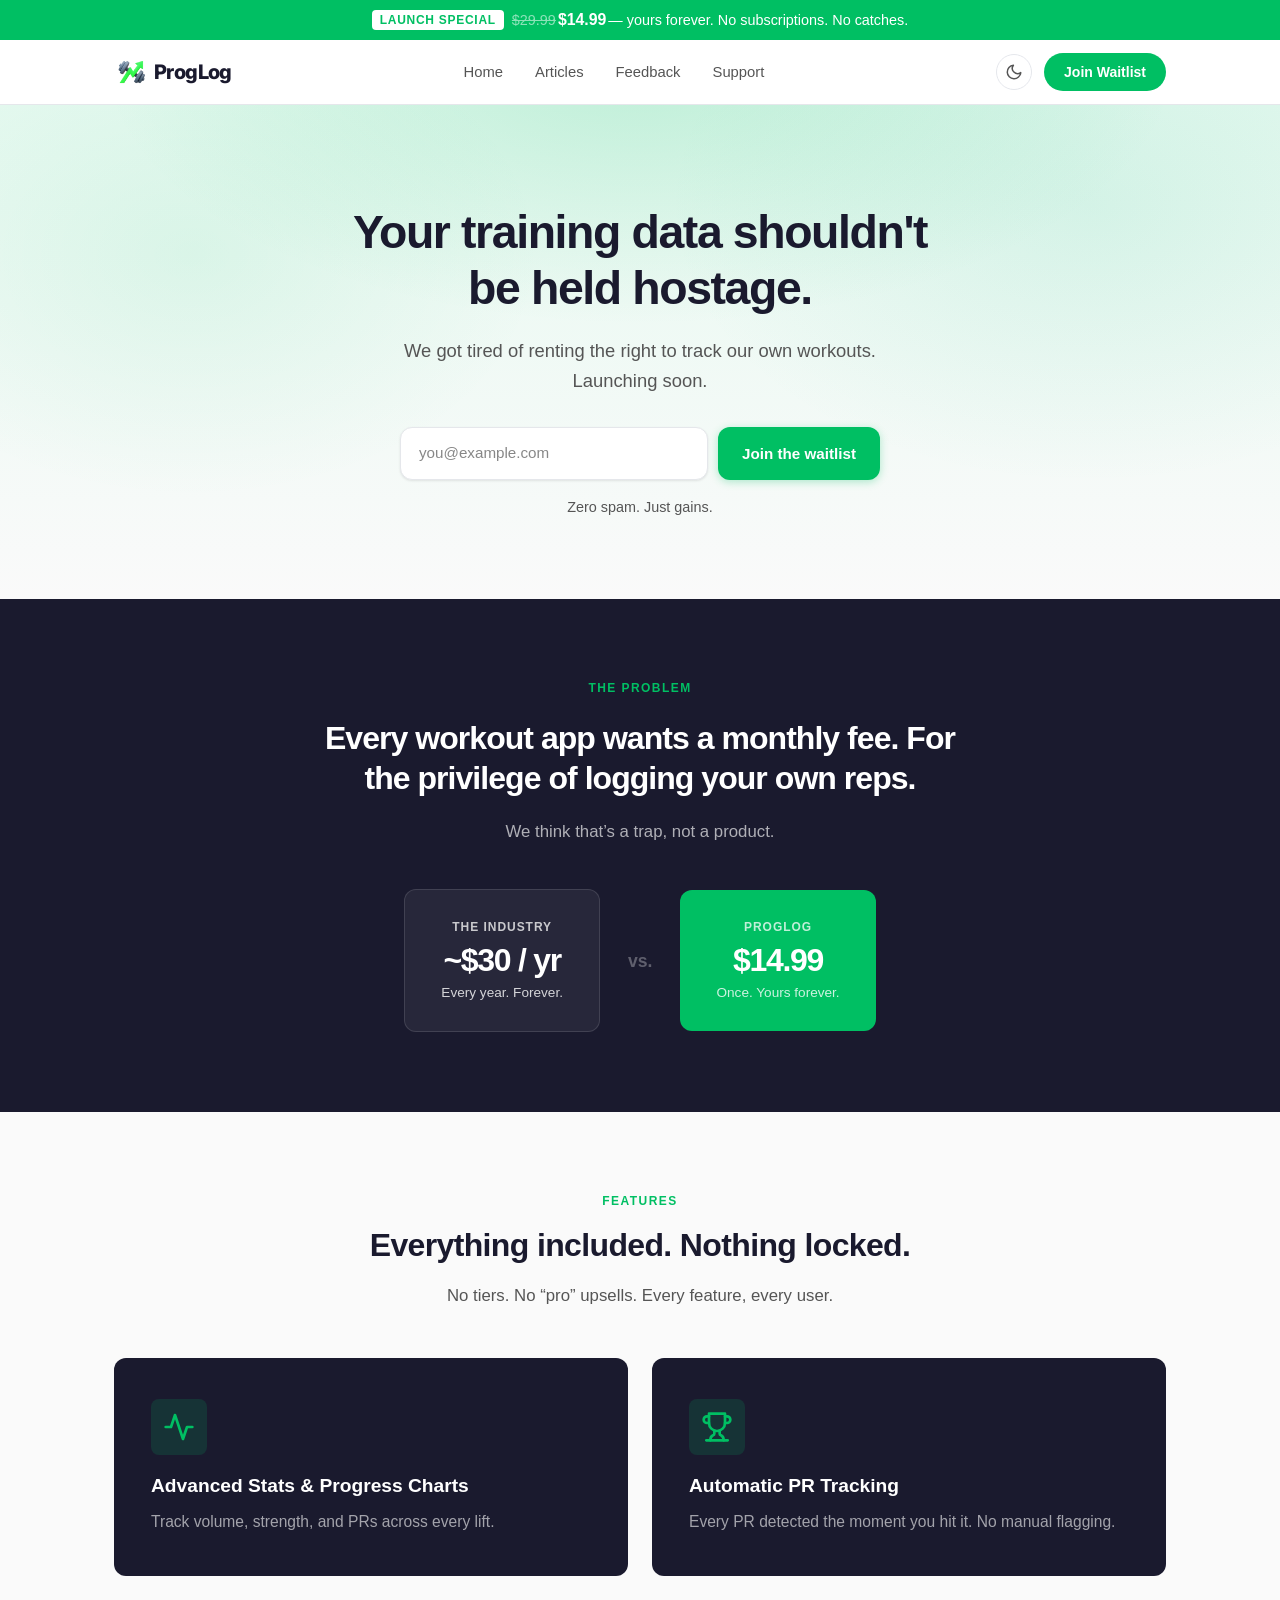
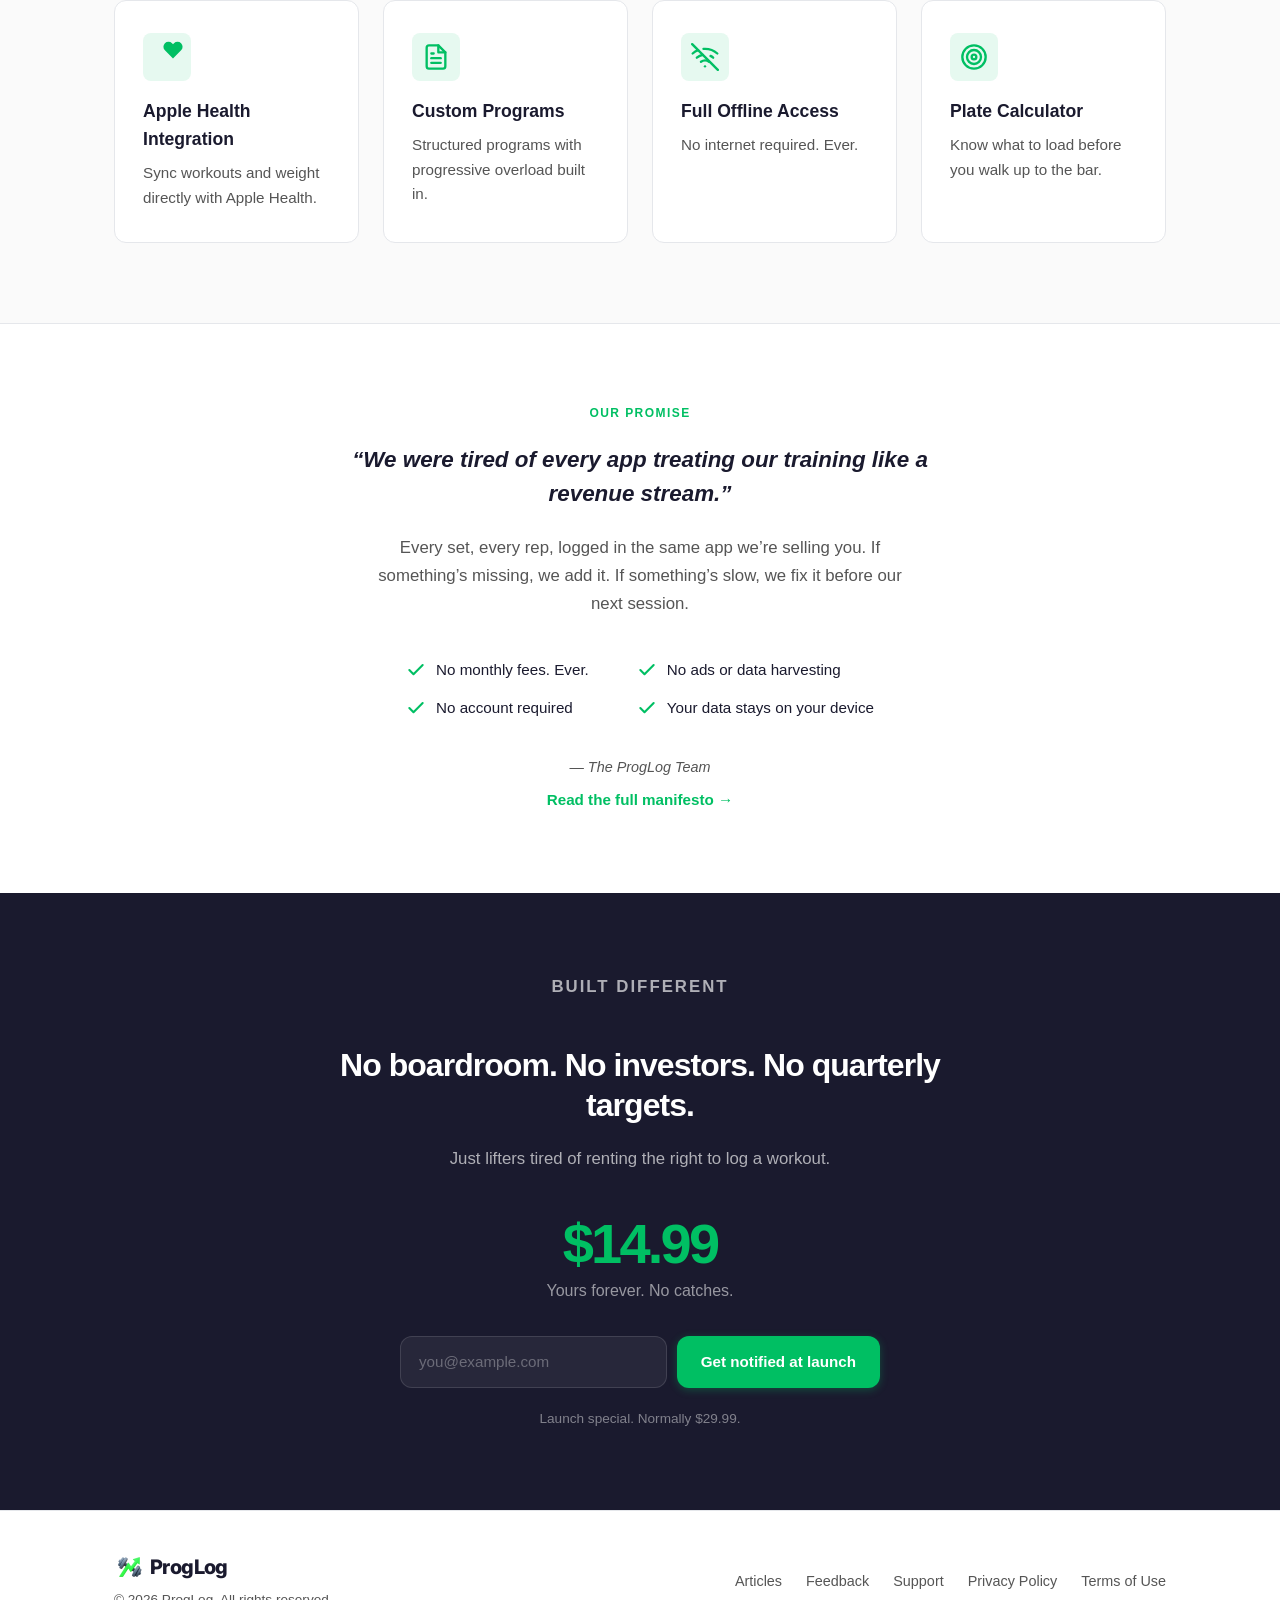
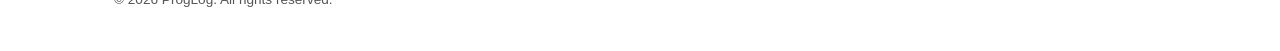
<file: index.html>
<!doctype html>
<html lang="en">
    <head>
        <meta charset="UTF-8" />
        <meta name="viewport" content="width=device-width, initial-scale=1.0" />
        <title>ProgLog: Your lifts. Forever.</title>
        <meta
            name="description"
            content="Join the waitlist. The workout app that's not a subscription &mdash; coming soon. Advanced stats, automatic PR tracking, Apple Health integration, and full offline access. $14.99 one-time at launch."
        />
        <link rel="stylesheet" href="css/style.css" />
        <link rel="icon" href="images/ProgLog.png" type="image/png" />
        <link rel="apple-touch-icon" href="images/ProgLog.png" />
        <script>(function(){var t=localStorage.getItem('theme');if(t==='dark'||t==='light')document.documentElement.setAttribute('data-theme',t)})();</script>
    </head>
    <body class="has-strip">
        <div class="launch-strip">
            <span class="launch-strip-badge">Launch Special</span>
            <del class="launch-was">$29.99</del>
            <span class="launch-now">$14.99</span> &mdash; yours forever.
            <span class="launch-strip-extra">
                &nbsp;No subscriptions. No catches.</span
            >
        </div>

        <header class="site-header">
            <nav class="container nav">
                <a href="/" class="logo">
                    <img
                        src="images/ProgLog.png"
                        alt="ProgLog"
                        class="logo-img"
                    />
                    <span class="logo-text">ProgLog</span>
                </a>
                <ul class="nav-links">
                    <li><a href="/">Home</a></li>
                    <li><a href="articles.html">Articles</a></li>
                    <li>
                        <a href="https://proglog.featurebase.app/">Feedback</a>
                    </li>
                    <li><a href="support.html">Support</a></li>
                </ul>
                <div class="nav-right">
                    <a href="#waitlist" class="nav-cta">Join Waitlist</a>
                    <button class="nav-toggle" aria-label="Toggle navigation">
                        <span></span><span></span><span></span>
                    </button>
                </div>
            </nav>
        </header>

        <main>
            <section class="hero" id="waitlist">
                <div class="container">
                    <h1>Your training data shouldn't <br />be held hostage.</h1>
                    <p class="hero-sub">We got tired of renting the right to track our own workouts. Launching soon.</p>
                    <form
                        class="waitlist-form"
                        action="https://app.loops.so/api/newsletter-form/cmof2sius381u0i1472nnrqqq"
                        method="POST"
                    >
                        <input
                            type="email"
                            name="email"
                            class="waitlist-input"
                            placeholder="you@example.com"
                            aria-label="Email address"
                            required
                        />
                        <button type="submit" class="btn btn-primary waitlist-btn">
                            Join the waitlist
                        </button>
                    </form>
                    <p class="waitlist-error" hidden></p>
                    <div class="waitlist-success" hidden>
                        <svg width="22" height="22" viewBox="0 0 24 24" fill="none" stroke="currentColor" stroke-width="2.5" stroke-linecap="round" stroke-linejoin="round"><polyline points="20 6 9 17 4 12"/></svg>
                        <span>You're on the list. We'll email you the moment ProgLog ships.</span>
                    </div>
                    <p class="hero-price-note">
                        Zero spam. Just gains.
                    </p>
                </div>
            </section>

            <section class="manifesto">
                <div class="container">
                    <p class="bd-eyebrow">The Problem</p>
                    <p class="manifesto-quote">Every workout app wants a monthly fee. For the privilege of logging your own reps.</p>
                    <p class="manifesto-body">We think that&rsquo;s a trap, not a product.</p>
                    <div class="manifesto-verdict">
                        <div class="manifesto-them">
                            <span class="verdict-label">The industry</span>
                            <span class="verdict-price">~$30 / yr</span>
                            <span class="verdict-note"
                                >Every year. Forever.</span
                            >
                        </div>
                        <div class="manifesto-vs">vs.</div>
                        <div class="manifesto-us">
                            <span class="verdict-label">ProgLog</span>
                            <span class="verdict-price">$14.99</span>
                            <span class="verdict-note"
                                >Once. Yours forever.</span
                            >
                        </div>
                    </div>
                </div>
            </section>

            <section class="features" id="features">
                <div class="container">
                    <p class="features-eyebrow">Features</p>
                    <h2>Everything included. Nothing locked.</h2>
                    <p class="features-sub">No tiers. No &ldquo;pro&rdquo; upsells. Every feature, every user.</p>
                    <div class="features-grid">
                        <div class="feature-card feature-card--hero">
                            <div class="feature-icon">
                                <svg
                                    width="32"
                                    height="32"
                                    viewBox="0 0 24 24"
                                    fill="none"
                                    stroke="currentColor"
                                    stroke-width="2"
                                    stroke-linecap="round"
                                    stroke-linejoin="round"
                                >
                                    <polyline
                                        points="22 12 18 12 15 21 9 3 6 12 2 12"
                                    />
                                </svg>
                            </div>
                            <h3>Advanced Stats &amp; Progress Charts</h3>
                            <p>
                                Track volume, strength, and PRs across every lift.
                            </p>
                        </div>

                        <div class="feature-card feature-card--hero">
                            <div class="feature-icon">
                                <svg
                                    width="32"
                                    height="32"
                                    viewBox="0 0 24 24"
                                    fill="none"
                                    stroke="currentColor"
                                    stroke-width="2"
                                    stroke-linecap="round"
                                    stroke-linejoin="round"
                                >
                                    <path d="M6 9H4.5a2.5 2.5 0 0 1 0-5H6" />
                                    <path d="M18 9h1.5a2.5 2.5 0 0 0 0-5H18" />
                                    <path d="M4 22h16" />
                                    <path
                                        d="M10 14.66V17c0 .55-.47.98-.97 1.21C7.85 18.75 7 20.24 7 22"
                                    />
                                    <path
                                        d="M14 14.66V17c0 .55.47.98.97 1.21C16.15 18.75 17 20.24 17 22"
                                    />
                                    <path d="M18 2H6v7a6 6 0 0 0 12 0V2z" />
                                </svg>
                            </div>
                            <h3>Automatic PR Tracking</h3>
                            <p>
                                Every PR detected the moment you hit it. No manual flagging.
                            </p>
                        </div>

                        <div class="feature-card">
                            <div class="feature-icon feature-icon--health">
                                <svg
                                    width="22"
                                    height="22"
                                    viewBox="0 0 24 24"
                                    fill="currentColor"
                                    stroke="none"
                                >
                                    <path
                                        d="M20.84 4.61a5.5 5.5 0 0 0-7.78 0L12 5.67l-1.06-1.06a5.5 5.5 0 0 0-7.78 7.78l1.06 1.06L12 21.23l7.78-7.78 1.06-1.06a5.5 5.5 0 0 0 0-7.78z"
                                    />
                                </svg>
                            </div>
                            <h3>Apple Health Integration</h3>
                            <p>
                                Sync workouts and weight directly with Apple
                                Health.
                            </p>
                        </div>

                        <div class="feature-card">
                            <div class="feature-icon">
                                <svg
                                    width="28"
                                    height="28"
                                    viewBox="0 0 24 24"
                                    fill="none"
                                    stroke="currentColor"
                                    stroke-width="2"
                                    stroke-linecap="round"
                                    stroke-linejoin="round"
                                >
                                    <path
                                        d="M14 2H6a2 2 0 0 0-2 2v16a2 2 0 0 0 2 2h12a2 2 0 0 0 2-2V8z"
                                    />
                                    <polyline points="14 2 14 8 20 8" />
                                    <line x1="16" y1="13" x2="8" y2="13" />
                                    <line x1="16" y1="17" x2="8" y2="17" />
                                    <polyline points="10 9 9 9 8 9" />
                                </svg>
                            </div>
                            <h3>Custom Programs</h3>
                            <p>
                                Structured programs with progressive overload built in.
                            </p>
                        </div>

                        <div class="feature-card">
                            <div class="feature-icon">
                                <svg
                                    width="28"
                                    height="28"
                                    viewBox="0 0 24 24"
                                    fill="none"
                                    stroke="currentColor"
                                    stroke-width="2"
                                    stroke-linecap="round"
                                    stroke-linejoin="round"
                                >
                                    <line x1="1" y1="1" x2="23" y2="23" />
                                    <path
                                        d="M16.72 11.06A10.94 10.94 0 0 1 19 12.55"
                                    />
                                    <path
                                        d="M5 12.55a10.94 10.94 0 0 1 5.17-2.39"
                                    />
                                    <path d="M10.71 5.05A16 16 0 0 1 22.56 9" />
                                    <path
                                        d="M1.42 9a15.91 15.91 0 0 1 4.7-2.88"
                                    />
                                    <path d="M8.53 16.11a6 6 0 0 1 6.95 0" />
                                    <line x1="12" y1="20" x2="12.01" y2="20" />
                                </svg>
                            </div>
                            <h3>Full Offline Access</h3>
                            <p>No internet required. Ever.</p>
                        </div>

                        <div class="feature-card">
                            <div class="feature-icon">
                                <svg
                                    width="28"
                                    height="28"
                                    viewBox="0 0 24 24"
                                    fill="none"
                                    stroke="currentColor"
                                    stroke-width="2"
                                    stroke-linecap="round"
                                    stroke-linejoin="round"
                                >
                                    <circle cx="12" cy="12" r="10" />
                                    <circle cx="12" cy="12" r="6" />
                                    <circle cx="12" cy="12" r="2" />
                                </svg>
                            </div>
                            <h3>Plate Calculator</h3>
                            <p>
                                Know what to load before you walk up to the bar.
                            </p>
                        </div>
                    </div>
                </div>
            </section>

            <section class="promise">
                <div class="container container-narrow">
                    <p class="bd-eyebrow">Our Promise</p>
                    <blockquote class="promise-quote">&ldquo;We were tired of every app treating our training like a revenue stream.&rdquo;</blockquote>
                    <p class="promise-body">Every set, every rep, logged in the same app we&rsquo;re selling you. If something&rsquo;s missing, we add it. If something&rsquo;s slow, we fix it before our next session.</p>
                    <div class="promise-list">
                        <div class="promise-item">
                            <svg width="20" height="20" viewBox="0 0 24 24" fill="none" stroke="currentColor" stroke-width="2.5" stroke-linecap="round" stroke-linejoin="round"><polyline points="20 6 9 17 4 12"/></svg>
                            <span>No monthly fees. Ever.</span>
                        </div>
                        <div class="promise-item">
                            <svg width="20" height="20" viewBox="0 0 24 24" fill="none" stroke="currentColor" stroke-width="2.5" stroke-linecap="round" stroke-linejoin="round"><polyline points="20 6 9 17 4 12"/></svg>
                            <span>No ads or data harvesting</span>
                        </div>
                        <div class="promise-item">
                            <svg width="20" height="20" viewBox="0 0 24 24" fill="none" stroke="currentColor" stroke-width="2.5" stroke-linecap="round" stroke-linejoin="round"><polyline points="20 6 9 17 4 12"/></svg>
                            <span>No account required</span>
                        </div>
                        <div class="promise-item">
                            <svg width="20" height="20" viewBox="0 0 24 24" fill="none" stroke="currentColor" stroke-width="2.5" stroke-linecap="round" stroke-linejoin="round"><polyline points="20 6 9 17 4 12"/></svg>
                            <span>Your data stays on your device</span>
                        </div>
                    </div>
                    <p class="promise-author">&mdash; The ProgLog Team</p>
                    <a href="articles/not-a-subscription.html" class="promise-link">Read the full manifesto &rarr;</a>
                </div>
            </section>

            <section class="built-different">
                <div class="container">
                    <p class="bd-eyebrow">Built different</p>
                    <h2>No boardroom. No investors. No quarterly targets.</h2>
                    <p>Just lifters tired of renting the right to log a workout.</p>
                    <div class="bd-price">
                        <span class="bd-price-main">$14.99</span>
                        <span class="bd-price-sub"
                            >Yours forever. No catches.</span
                        >
                    </div>
                    <form
                        class="waitlist-form waitlist-form--dark"
                        action="https://app.loops.so/api/newsletter-form/cmof2sius381u0i1472nnrqqq"
                        method="POST"
                    >
                        <input
                            type="email"
                            name="email"
                            class="waitlist-input"
                            placeholder="you@example.com"
                            aria-label="Email address"
                            required
                        />
                        <button type="submit" class="btn btn-primary waitlist-btn">
                            Get notified at launch
                        </button>
                    </form>
                    <p class="waitlist-error waitlist-error--dark" hidden></p>
                    <div class="waitlist-success waitlist-success--dark" hidden>
                        <svg width="22" height="22" viewBox="0 0 24 24" fill="none" stroke="currentColor" stroke-width="2.5" stroke-linecap="round" stroke-linejoin="round"><polyline points="20 6 9 17 4 12"/></svg>
                        <span>You're on the list. We'll email you the moment ProgLog ships.</span>
                    </div>
                    <p class="bd-note">Launch special. Normally $29.99.</p>
                </div>
            </section>
        </main>

        <footer class="site-footer">
            <div class="container footer-inner">
                <div class="footer-brand">
                    <div class="footer-logo">
                        <img
                            src="images/ProgLog.png"
                            alt="ProgLog"
                            class="logo-img"
                        />
                        <span class="logo-text">ProgLog</span>
                    </div>
                    <p>&copy; 2026 ProgLog. All rights reserved.</p>
                </div>
                <ul class="footer-links">
                    <li><a href="articles.html">Articles</a></li>
                    <li>
                        <a href="https://proglog.featurebase.app/">Feedback</a>
                    </li>
                    <li><a href="support.html">Support</a></li>
                    <li><a href="privacy.html">Privacy Policy</a></li>
                    <li><a href="terms.html">Terms of Use</a></li>
                </ul>
            </div>
        </footer>

        <script src="js/main.js"></script>
    </body>
</html>
</file>
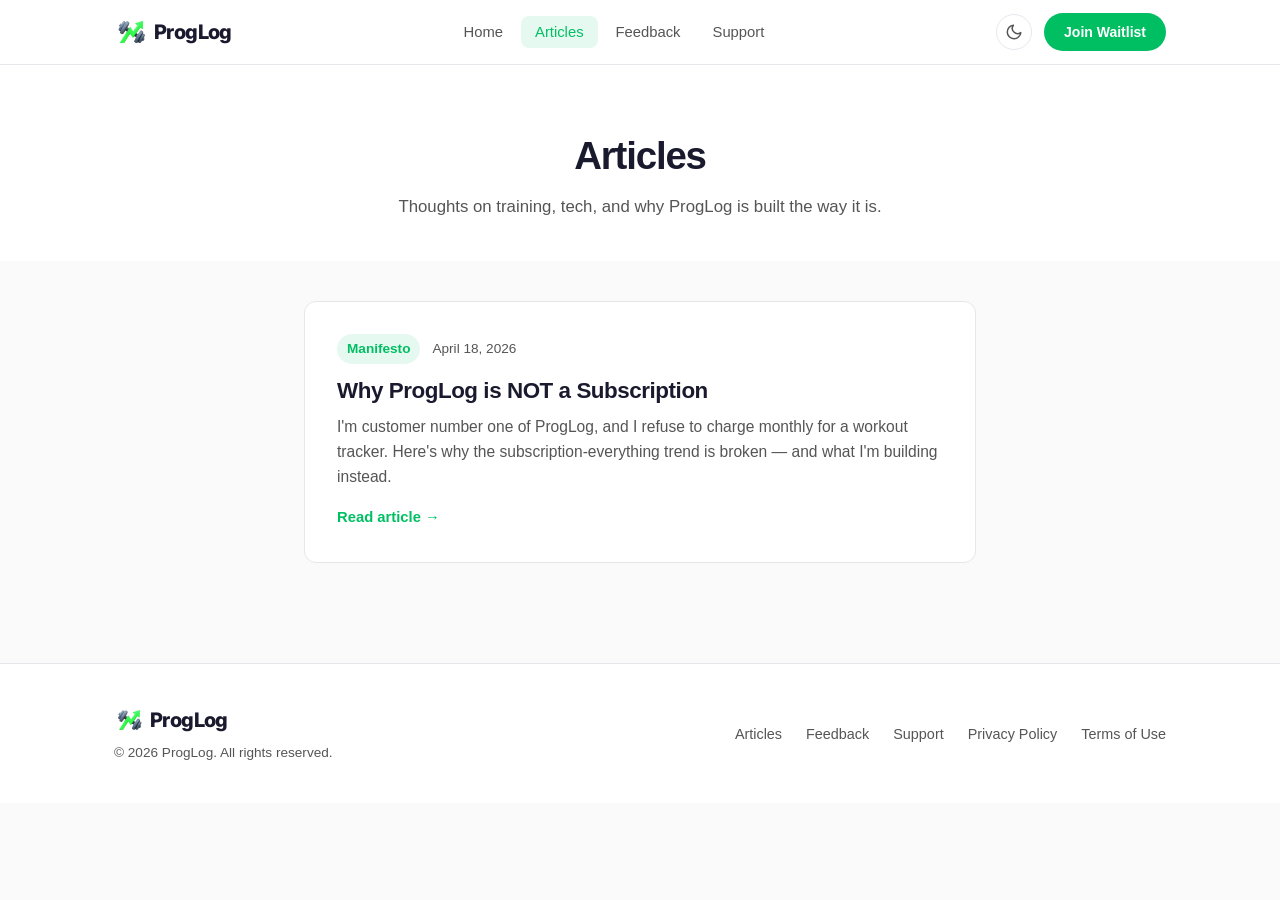
<file: articles.html>
<!DOCTYPE html>
<html lang="en">
<head>
  <meta charset="UTF-8">
  <meta name="viewport" content="width=device-width, initial-scale=1.0">
  <title>Articles – ProgLog</title>
  <meta name="description" content="Thoughts on training, tech, and why ProgLog is built the way it is.">
  <link rel="stylesheet" href="css/style.css">
  <link rel="icon" href="images/ProgLog.png" type="image/png">
  <link rel="apple-touch-icon" href="images/ProgLog.png">
  <script>(function(){var t=localStorage.getItem('theme');if(t==='dark'||t==='light')document.documentElement.setAttribute('data-theme',t)})();</script>
</head>
<body>
  <header class="site-header">
    <nav class="container nav">
      <a href="/" class="logo">
        <img src="images/ProgLog.png" alt="ProgLog" class="logo-img">
        <span class="logo-text">ProgLog</span>
      </a>
      <ul class="nav-links">
        <li><a href="/">Home</a></li>
        <li><a href="articles.html" class="active">Articles</a></li>
        <li><a href="https://proglog.featurebase.app/">Feedback</a></li>
        <li><a href="support.html">Support</a></li>
      </ul>
      <div class="nav-right">
        <a href="/#waitlist" class="nav-cta">Join Waitlist</a>
        <button class="nav-toggle" aria-label="Toggle navigation">
          <span></span><span></span><span></span>
        </button>
      </div>
    </nav>
  </header>

  <main>
    <section class="page-header">
      <div class="container">
        <h1>Articles</h1>
        <p>Thoughts on training, tech, and why ProgLog is built the way it is.</p>
      </div>
    </section>

    <section class="article-list">
      <div class="container container-narrow">

        <a href="articles/not-a-subscription.html" class="article-card">
          <div class="article-meta">
            <span class="article-tag">Manifesto</span>
            <span class="article-date">April 18, 2026</span>
          </div>
          <h2>Why ProgLog is NOT a Subscription</h2>
          <p>I'm customer number one of ProgLog, and I refuse to charge monthly for a workout tracker. Here's why the subscription-everything trend is broken — and what I'm building instead.</p>
          <span class="article-read-more">Read article →</span>
        </a>

      </div>
    </section>
  </main>

  <footer class="site-footer">
    <div class="container footer-inner">
      <div class="footer-brand">
        <div class="footer-logo">
          <img src="images/ProgLog.png" alt="ProgLog" class="logo-img">
          <span class="logo-text">ProgLog</span>
        </div>
        <p>&copy; 2026 ProgLog. All rights reserved.</p>
      </div>
      <ul class="footer-links">
        <li><a href="articles.html">Articles</a></li>
        <li><a href="https://proglog.featurebase.app/">Feedback</a></li>
        <li><a href="support.html">Support</a></li>
        <li><a href="privacy.html">Privacy Policy</a></li>
        <li><a href="terms.html">Terms of Use</a></li>
      </ul>
    </div>
  </footer>

  <script src="js/main.js"></script>
</body>
</html>
</file>
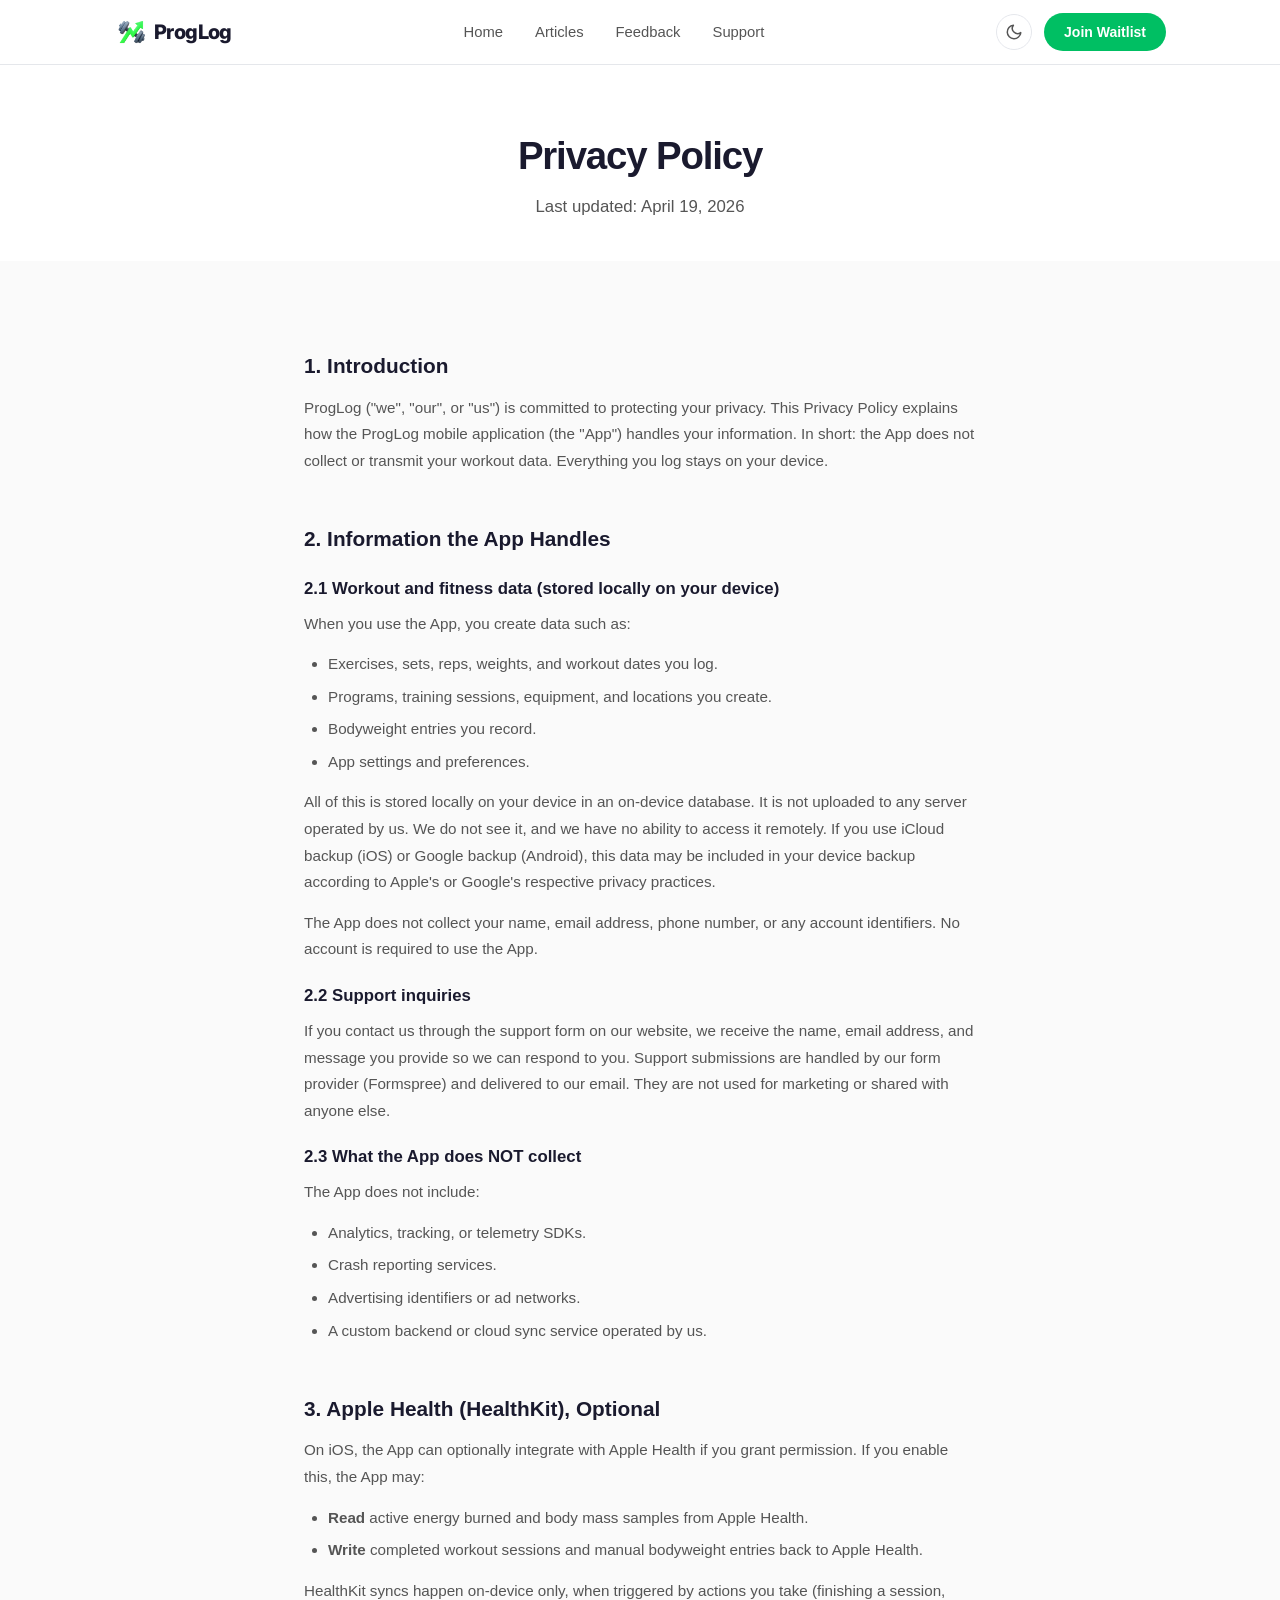
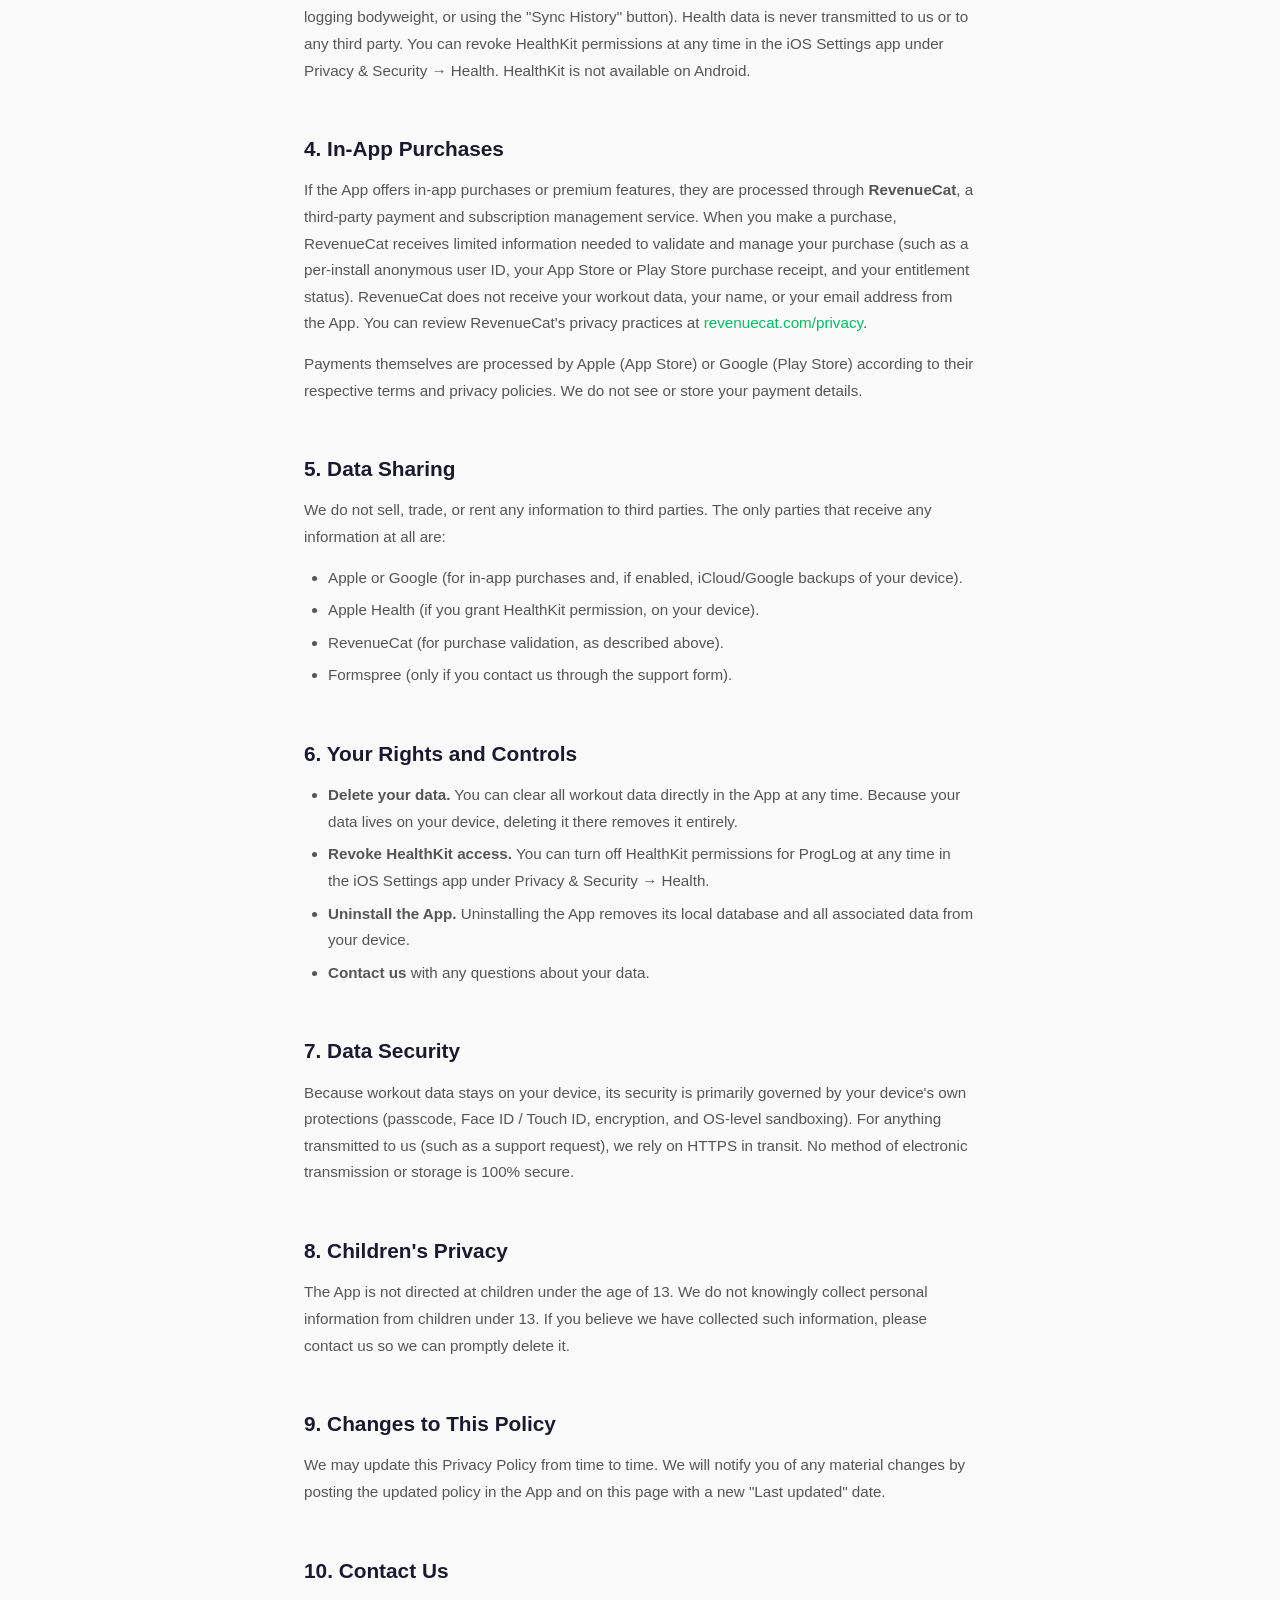
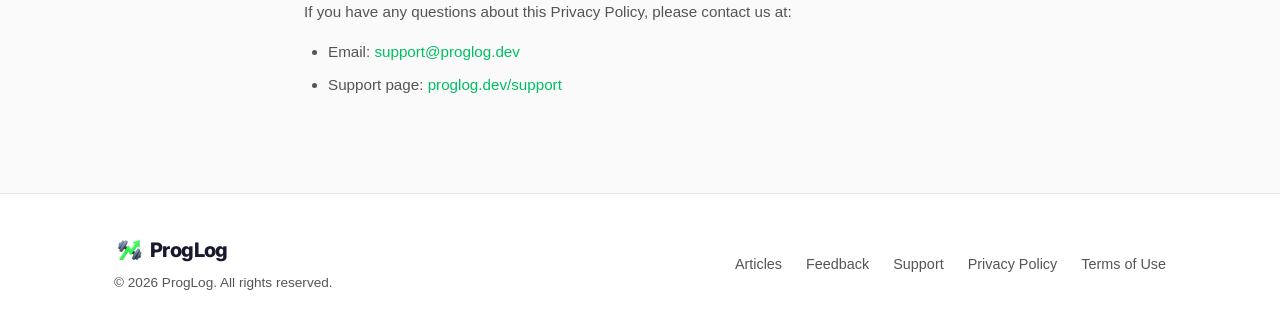
<file: privacy.html>
<!DOCTYPE html>
<html lang="en">
<head>
  <meta charset="UTF-8">
  <meta name="viewport" content="width=device-width, initial-scale=1.0">
  <title>Privacy Policy – ProgLog</title>
  <meta name="description" content="ProgLog privacy policy. Learn how we handle your data.">
  <link rel="stylesheet" href="css/style.css">
  <link rel="icon" href="images/ProgLog.png" type="image/png">
  <link rel="apple-touch-icon" href="images/ProgLog.png">
  <script>(function(){var t=localStorage.getItem('theme');if(t==='dark'||t==='light')document.documentElement.setAttribute('data-theme',t)})();</script>
</head>
<body>
  <header class="site-header">
    <nav class="container nav">
      <a href="/" class="logo">
        <img src="images/ProgLog.png" alt="ProgLog" class="logo-img">
        <span class="logo-text">ProgLog</span>
      </a>
      <ul class="nav-links">
        <li><a href="/">Home</a></li>
        <li><a href="articles.html">Articles</a></li>
        <li><a href="https://proglog.featurebase.app/">Feedback</a></li>
        <li><a href="support.html">Support</a></li>
      </ul>
      <div class="nav-right">
        <a href="/#waitlist" class="nav-cta">Join Waitlist</a>
        <button class="nav-toggle" aria-label="Toggle navigation">
          <span></span><span></span><span></span>
        </button>
      </div>
    </nav>
  </header>

  <main>
    <section class="page-header">
      <div class="container">
        <h1>Privacy Policy</h1>
        <p>Last updated: April 19, 2026</p>
      </div>
    </section>

    <section class="legal-content">
      <div class="container container-narrow">

        <h2>1. Introduction</h2>
        <p>ProgLog ("we", "our", or "us") is committed to protecting your privacy. This Privacy Policy explains how the ProgLog mobile application (the "App") handles your information. In short: the App does not collect or transmit your workout data. Everything you log stays on your device.</p>

        <h2>2. Information the App Handles</h2>

        <h3>2.1 Workout and fitness data (stored locally on your device)</h3>
        <p>When you use the App, you create data such as:</p>
        <ul>
          <li>Exercises, sets, reps, weights, and workout dates you log.</li>
          <li>Programs, training sessions, equipment, and locations you create.</li>
          <li>Bodyweight entries you record.</li>
          <li>App settings and preferences.</li>
        </ul>
        <p>All of this is stored locally on your device in an on-device database. It is not uploaded to any server operated by us. We do not see it, and we have no ability to access it remotely. If you use iCloud backup (iOS) or Google backup (Android), this data may be included in your device backup according to Apple's or Google's respective privacy practices.</p>
        <p>The App does not collect your name, email address, phone number, or any account identifiers. No account is required to use the App.</p>

        <h3>2.2 Support inquiries</h3>
        <p>If you contact us through the support form on our website, we receive the name, email address, and message you provide so we can respond to you. Support submissions are handled by our form provider (Formspree) and delivered to our email. They are not used for marketing or shared with anyone else.</p>

        <h3>2.3 What the App does NOT collect</h3>
        <p>The App does not include:</p>
        <ul>
          <li>Analytics, tracking, or telemetry SDKs.</li>
          <li>Crash reporting services.</li>
          <li>Advertising identifiers or ad networks.</li>
          <li>A custom backend or cloud sync service operated by us.</li>
        </ul>

        <h2>3. Apple Health (HealthKit), Optional</h2>
        <p>On iOS, the App can optionally integrate with Apple Health if you grant permission. If you enable this, the App may:</p>
        <ul>
          <li><strong>Read</strong> active energy burned and body mass samples from Apple Health.</li>
          <li><strong>Write</strong> completed workout sessions and manual bodyweight entries back to Apple Health.</li>
        </ul>
        <p>HealthKit syncs happen on-device only, when triggered by actions you take (finishing a session, logging bodyweight, or using the "Sync History" button). Health data is never transmitted to us or to any third party. You can revoke HealthKit permissions at any time in the iOS Settings app under Privacy & Security → Health. HealthKit is not available on Android.</p>

        <h2>4. In-App Purchases</h2>
        <p>If the App offers in-app purchases or premium features, they are processed through <strong>RevenueCat</strong>, a third-party payment and subscription management service. When you make a purchase, RevenueCat receives limited information needed to validate and manage your purchase (such as a per-install anonymous user ID, your App Store or Play Store purchase receipt, and your entitlement status). RevenueCat does not receive your workout data, your name, or your email address from the App. You can review RevenueCat's privacy practices at <a href="https://www.revenuecat.com/privacy" target="_blank" rel="noopener">revenuecat.com/privacy</a>.</p>
        <p>Payments themselves are processed by Apple (App Store) or Google (Play Store) according to their respective terms and privacy policies. We do not see or store your payment details.</p>

        <h2>5. Data Sharing</h2>
        <p>We do not sell, trade, or rent any information to third parties. The only parties that receive any information at all are:</p>
        <ul>
          <li>Apple or Google (for in-app purchases and, if enabled, iCloud/Google backups of your device).</li>
          <li>Apple Health (if you grant HealthKit permission, on your device).</li>
          <li>RevenueCat (for purchase validation, as described above).</li>
          <li>Formspree (only if you contact us through the support form).</li>
        </ul>

        <h2>6. Your Rights and Controls</h2>
        <ul>
          <li><strong>Delete your data.</strong> You can clear all workout data directly in the App at any time. Because your data lives on your device, deleting it there removes it entirely.</li>
          <li><strong>Revoke HealthKit access.</strong> You can turn off HealthKit permissions for ProgLog at any time in the iOS Settings app under Privacy & Security → Health.</li>
          <li><strong>Uninstall the App.</strong> Uninstalling the App removes its local database and all associated data from your device.</li>
          <li><strong>Contact us</strong> with any questions about your data.</li>
        </ul>

        <h2>7. Data Security</h2>
        <p>Because workout data stays on your device, its security is primarily governed by your device's own protections (passcode, Face ID / Touch ID, encryption, and OS-level sandboxing). For anything transmitted to us (such as a support request), we rely on HTTPS in transit. No method of electronic transmission or storage is 100% secure.</p>

        <h2>8. Children's Privacy</h2>
        <p>The App is not directed at children under the age of 13. We do not knowingly collect personal information from children under 13. If you believe we have collected such information, please contact us so we can promptly delete it.</p>

        <h2>9. Changes to This Policy</h2>
        <p>We may update this Privacy Policy from time to time. We will notify you of any material changes by posting the updated policy in the App and on this page with a new "Last updated" date.</p>

        <h2>10. Contact Us</h2>
        <p>If you have any questions about this Privacy Policy, please contact us at:</p>
        <ul>
          <li>Email: <a href="mailto:support@proglog.dev">support@proglog.dev</a></li>
          <li>Support page: <a href="support.html">proglog.dev/support</a></li>
        </ul>

      </div>
    </section>
  </main>

  <footer class="site-footer">
    <div class="container footer-inner">
      <div class="footer-brand">
        <div class="footer-logo">
          <img src="images/ProgLog.png" alt="ProgLog" class="logo-img">
          <span class="logo-text">ProgLog</span>
        </div>
        <p>&copy; 2026 ProgLog. All rights reserved.</p>
      </div>
      <ul class="footer-links">
        <li><a href="articles.html">Articles</a></li>
        <li><a href="https://proglog.featurebase.app/">Feedback</a></li>
        <li><a href="support.html">Support</a></li>
        <li><a href="privacy.html">Privacy Policy</a></li>
        <li><a href="terms.html">Terms of Use</a></li>
      </ul>
    </div>
  </footer>

  <script src="js/main.js"></script>
</body>
</html>
</file>
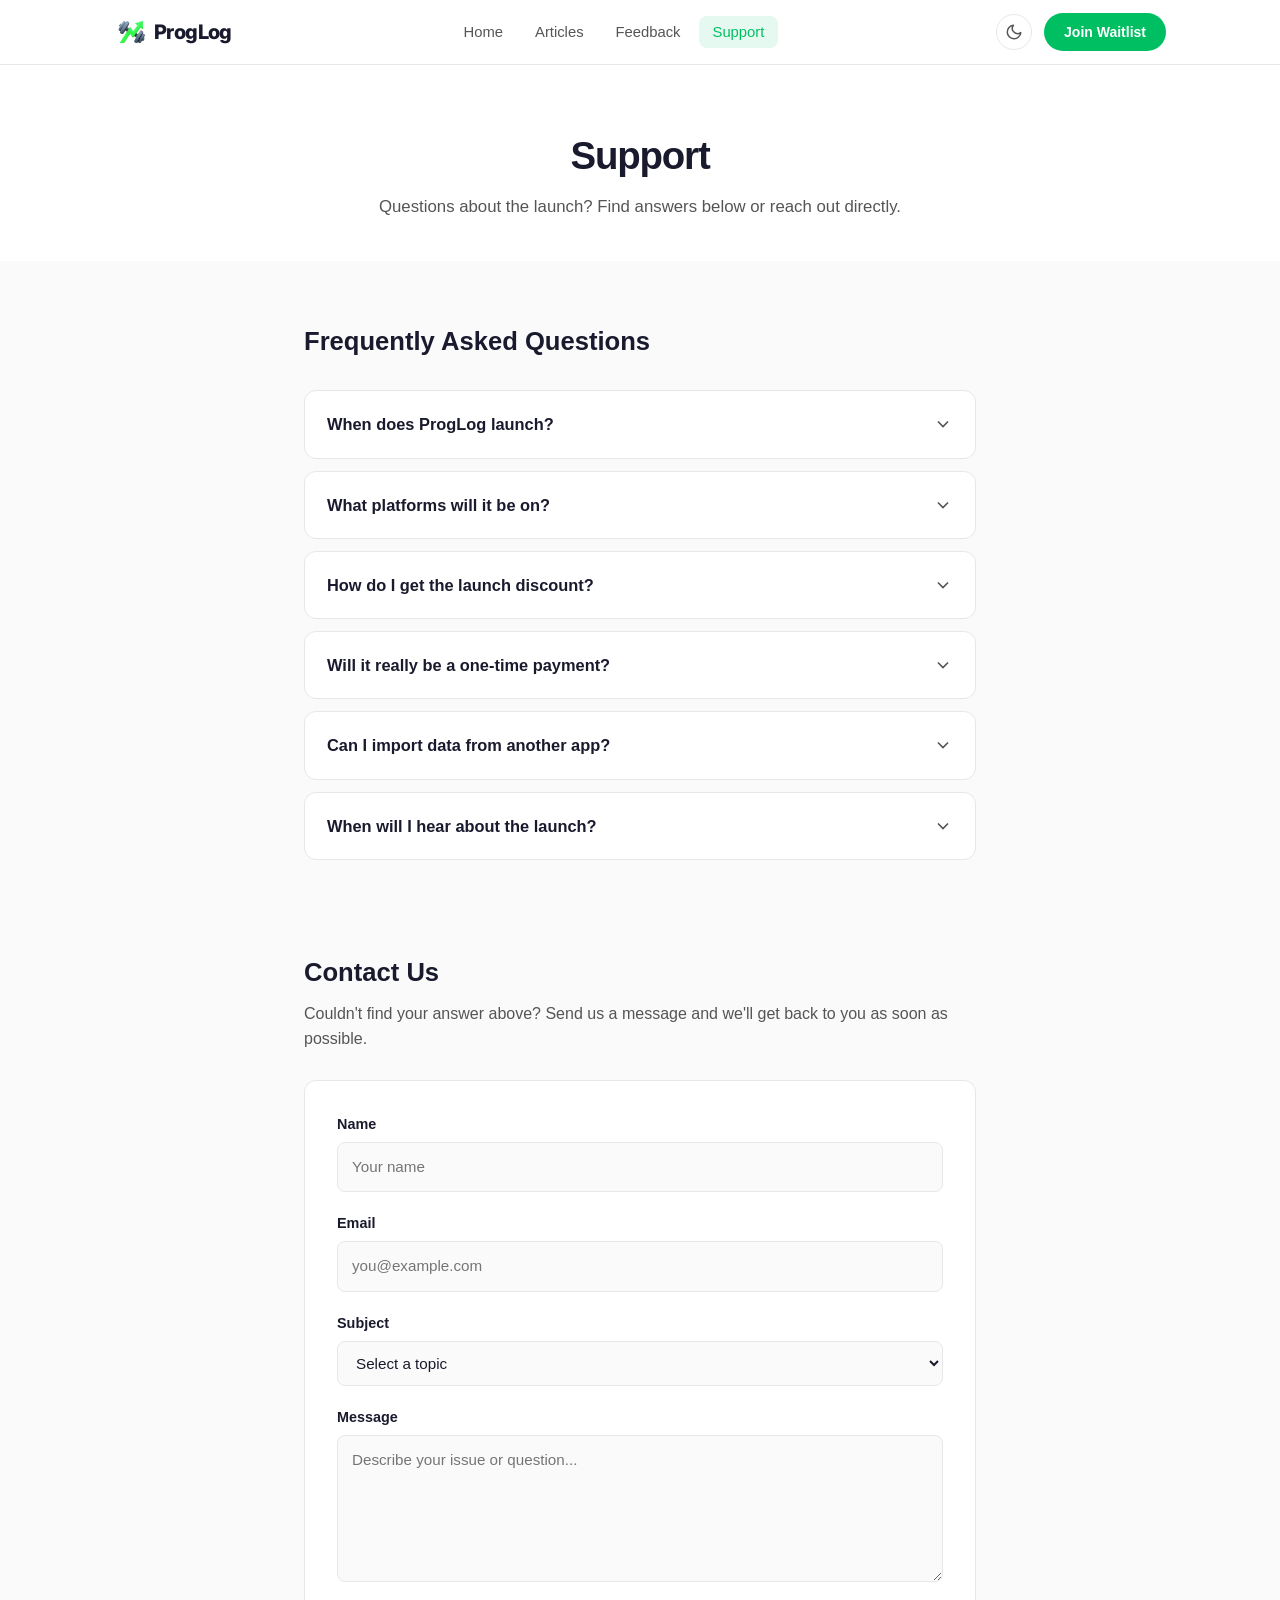
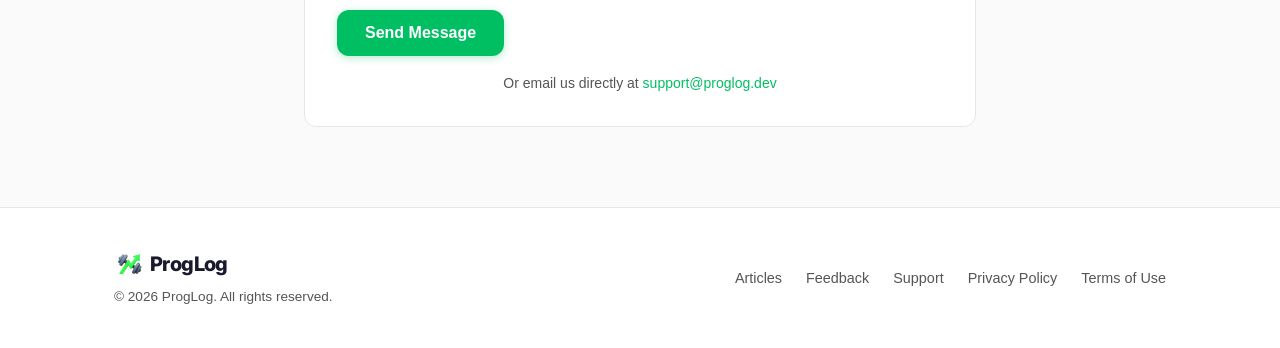
<file: support.html>
<!DOCTYPE html>
<html lang="en">
<head>
  <meta charset="UTF-8">
  <meta name="viewport" content="width=device-width, initial-scale=1.0">
  <title>Support – ProgLog</title>
  <meta name="description" content="Get help with ProgLog. Browse FAQs or contact our support team.">
  <link rel="stylesheet" href="css/style.css">
  <link rel="icon" href="images/ProgLog.png" type="image/png">
  <link rel="apple-touch-icon" href="images/ProgLog.png">
  <script>(function(){var t=localStorage.getItem('theme');if(t==='dark'||t==='light')document.documentElement.setAttribute('data-theme',t)})();</script>
</head>
<body>
  <header class="site-header">
    <nav class="container nav">
      <a href="/" class="logo">
        <img src="images/ProgLog.png" alt="ProgLog" class="logo-img">
        <span class="logo-text">ProgLog</span>
      </a>
      <ul class="nav-links">
        <li><a href="/">Home</a></li>
        <li><a href="articles.html">Articles</a></li>
        <li><a href="https://proglog.featurebase.app/">Feedback</a></li>
        <li><a href="support.html" class="active">Support</a></li>
      </ul>
      <div class="nav-right">
        <a href="/#waitlist" class="nav-cta">Join Waitlist</a>
        <button class="nav-toggle" aria-label="Toggle navigation">
          <span></span><span></span><span></span>
        </button>
      </div>
    </nav>
  </header>

  <main>
    <section class="page-header">
      <div class="container">
        <h1>Support</h1>
        <p>Questions about the launch? Find answers below or reach out directly.</p>
      </div>
    </section>

    <section class="faq">
      <div class="container container-narrow">
        <h2>Frequently Asked Questions</h2>

        <div class="faq-item">
          <button class="faq-question" aria-expanded="false">
            <span>When does ProgLog launch?</span>
            <svg class="faq-chevron" width="20" height="20" viewBox="0 0 24 24" fill="none" stroke="currentColor" stroke-width="2"><polyline points="6 9 12 15 18 9"/></svg>
          </button>
          <div class="faq-answer">
            <p>We're aiming for summer 2026 or sooner. <a href="/#waitlist">Join the waitlist</a> to be the first to know.</p>
          </div>
        </div>

        <div class="faq-item">
          <button class="faq-question" aria-expanded="false">
            <span>What platforms will it be on?</span>
            <svg class="faq-chevron" width="20" height="20" viewBox="0 0 24 24" fill="none" stroke="currentColor" stroke-width="2"><polyline points="6 9 12 15 18 9"/></svg>
          </button>
          <div class="faq-answer">
            <p>iOS at launch. Android support is in the pipeline.</p>
          </div>
        </div>

        <div class="faq-item">
          <button class="faq-question" aria-expanded="false">
            <span>How do I get the launch discount?</span>
            <svg class="faq-chevron" width="20" height="20" viewBox="0 0 24 24" fill="none" stroke="currentColor" stroke-width="2"><polyline points="6 9 12 15 18 9"/></svg>
          </button>
          <div class="faq-answer">
            <p><a href="/#waitlist">Join the waitlist</a> before launch day. We'll send a discount code to everyone on the list when ProgLog ships.</p>
          </div>
        </div>

        <div class="faq-item">
          <button class="faq-question" aria-expanded="false">
            <span>Will it really be a one-time payment?</span>
            <svg class="faq-chevron" width="20" height="20" viewBox="0 0 24 24" fill="none" stroke="currentColor" stroke-width="2"><polyline points="6 9 12 15 18 9"/></svg>
          </button>
          <div class="faq-answer">
            <p>Yes. One payment, yours forever &mdash; no subscriptions, no upsells. <a href="articles/not-a-subscription.html">Read why</a> we built it this way.</p>
          </div>
        </div>

        <div class="faq-item">
          <button class="faq-question" aria-expanded="false">
            <span>Can I import data from another app?</span>
            <svg class="faq-chevron" width="20" height="20" viewBox="0 0 24 24" fill="none" stroke="currentColor" stroke-width="2"><polyline points="6 9 12 15 18 9"/></svg>
          </button>
          <div class="faq-answer">
            <p>We'll be actively working on import support at launch, prioritized by where our users are coming from. <a href="https://proglog.featurebase.app/">Vote on the feedback board</a> if you want this for your current app.</p>
          </div>
        </div>

        <div class="faq-item">
          <button class="faq-question" aria-expanded="false">
            <span>When will I hear about the launch?</span>
            <svg class="faq-chevron" width="20" height="20" viewBox="0 0 24 24" fill="none" stroke="currentColor" stroke-width="2"><polyline points="6 9 12 15 18 9"/></svg>
          </button>
          <div class="faq-answer">
            <p><a href="/#waitlist">Join the waitlist</a> and we'll email you the moment ProgLog ships.</p>
          </div>
        </div>
      </div>
    </section>

    <section class="contact" id="contact">
      <div class="container container-narrow">
        <h2>Contact Us</h2>
        <p>Couldn't find your answer above? Send us a message and we'll get back to you as soon as possible.</p>

        <form class="contact-form" id="contact-form" action="https://formspree.io/f/meevgzog" method="POST">
          <div class="form-group">
            <label for="name">Name</label>
            <input type="text" id="name" name="name" required placeholder="Your name">
          </div>
          <div class="form-group">
            <label for="email">Email</label>
            <input type="email" id="email" name="email" required placeholder="you@example.com">
          </div>
          <div class="form-group">
            <label for="subject">Subject</label>
            <select id="subject" name="subject" required>
              <option value="" disabled selected>Select a topic</option>
              <option value="bug">Bug Report</option>
              <option value="feature">Feature Request</option>
              <option value="account">Account / Data</option>
              <option value="other">Other</option>
            </select>
          </div>
          <div class="form-group">
            <label for="message">Message</label>
            <textarea id="message" name="message" rows="5" required placeholder="Describe your issue or question..."></textarea>
          </div>
          <!-- Honeypot: hidden field to catch bots. Real users never see or fill this. -->
          <input type="text" name="_gotcha" tabindex="-1" autocomplete="off" aria-hidden="true" class="honeypot">
          <button type="submit" class="btn btn-primary">Send Message</button>
          <p class="form-note">Or email us directly at <a href="mailto:support@proglog.dev">support@proglog.dev</a></p>
        </form>

        <div class="contact-success" id="contact-success" hidden>
          <svg width="48" height="48" viewBox="0 0 24 24" fill="none" stroke="currentColor" stroke-width="2"><path d="M22 11.08V12a10 10 0 1 1-5.93-9.14"/><polyline points="22 4 12 14.01 9 11.01"/></svg>
          <h3>Message Sent!</h3>
          <p>Thanks for reaching out. We'll get back to you within 48 hours.</p>
        </div>
      </div>
    </section>
  </main>

  <footer class="site-footer">
    <div class="container footer-inner">
      <div class="footer-brand">
        <div class="footer-logo">
          <img src="images/ProgLog.png" alt="ProgLog" class="logo-img">
          <span class="logo-text">ProgLog</span>
        </div>
        <p>&copy; 2026 ProgLog. All rights reserved.</p>
      </div>
      <ul class="footer-links">
        <li><a href="articles.html">Articles</a></li>
        <li><a href="https://proglog.featurebase.app/">Feedback</a></li>
        <li><a href="support.html">Support</a></li>
        <li><a href="privacy.html">Privacy Policy</a></li>
        <li><a href="terms.html">Terms of Use</a></li>
      </ul>
    </div>
  </footer>

  <script src="js/main.js"></script>
</body>
</html>
</file>
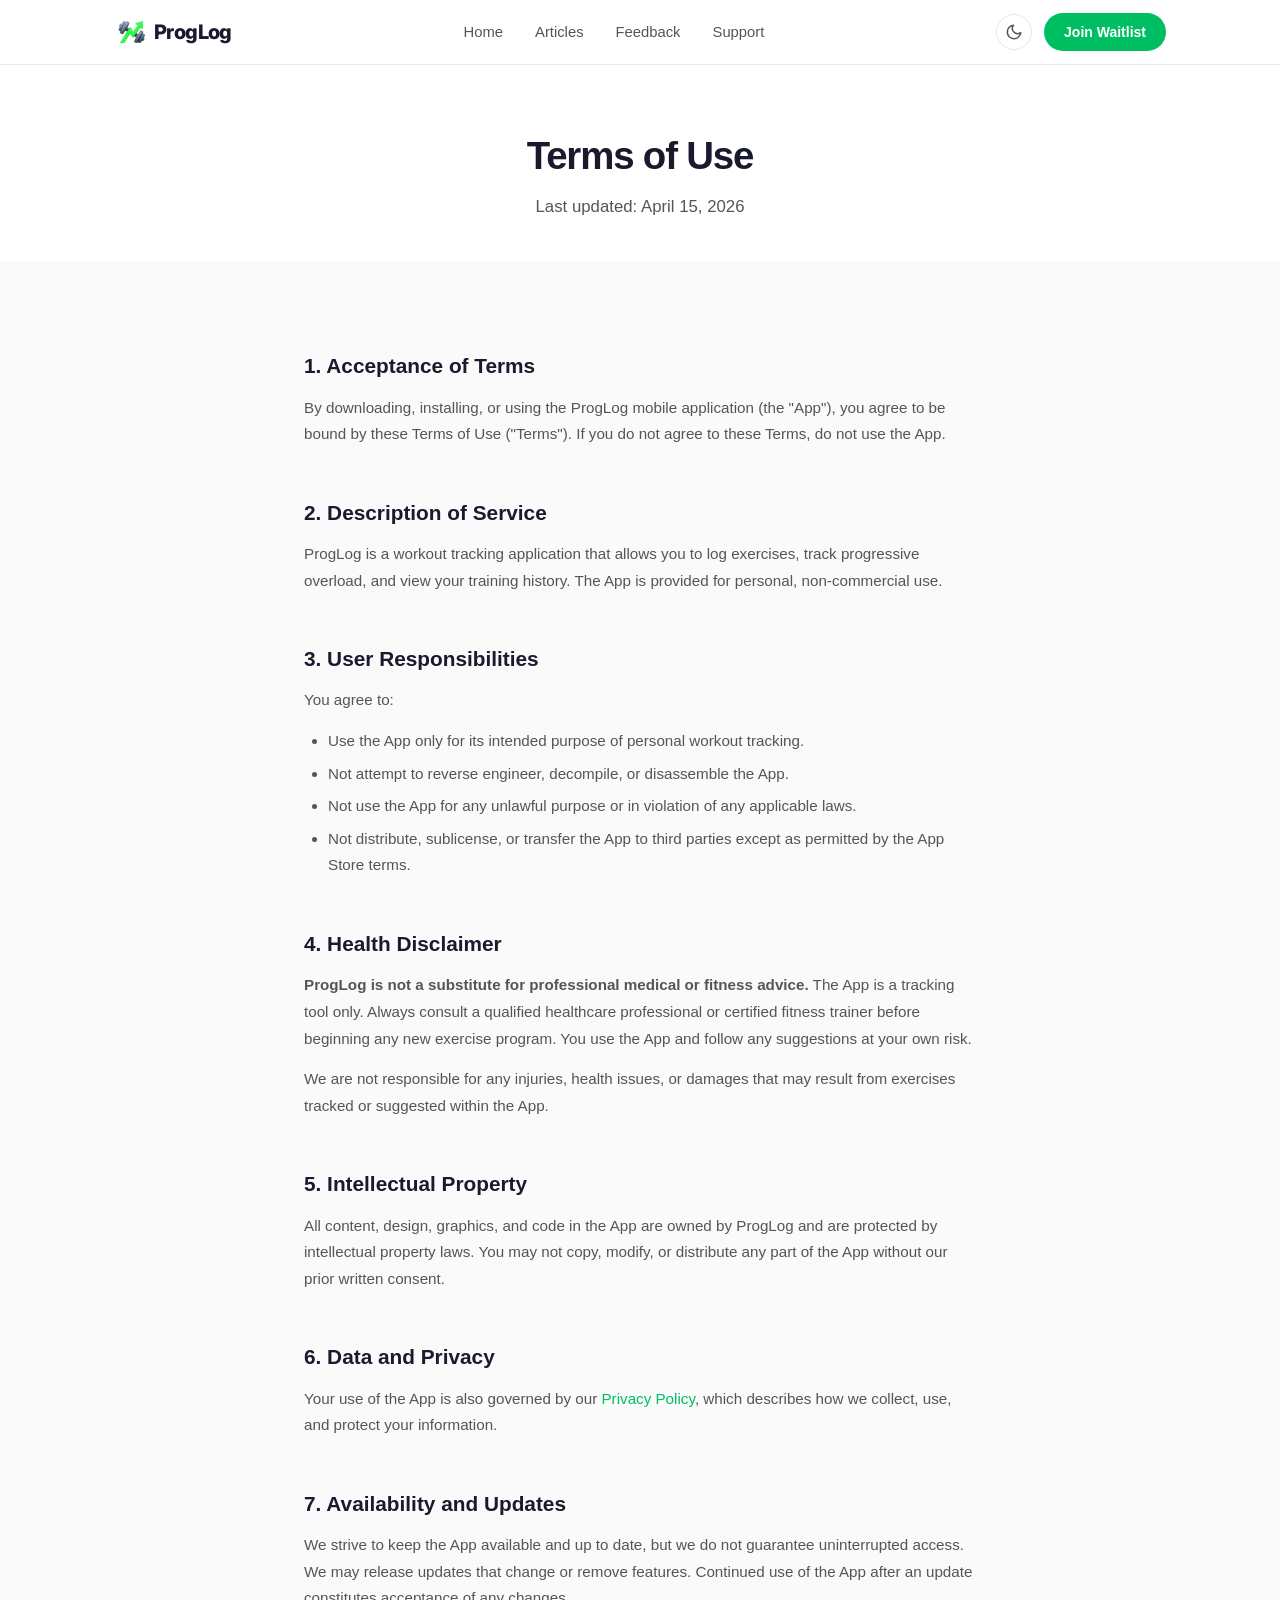
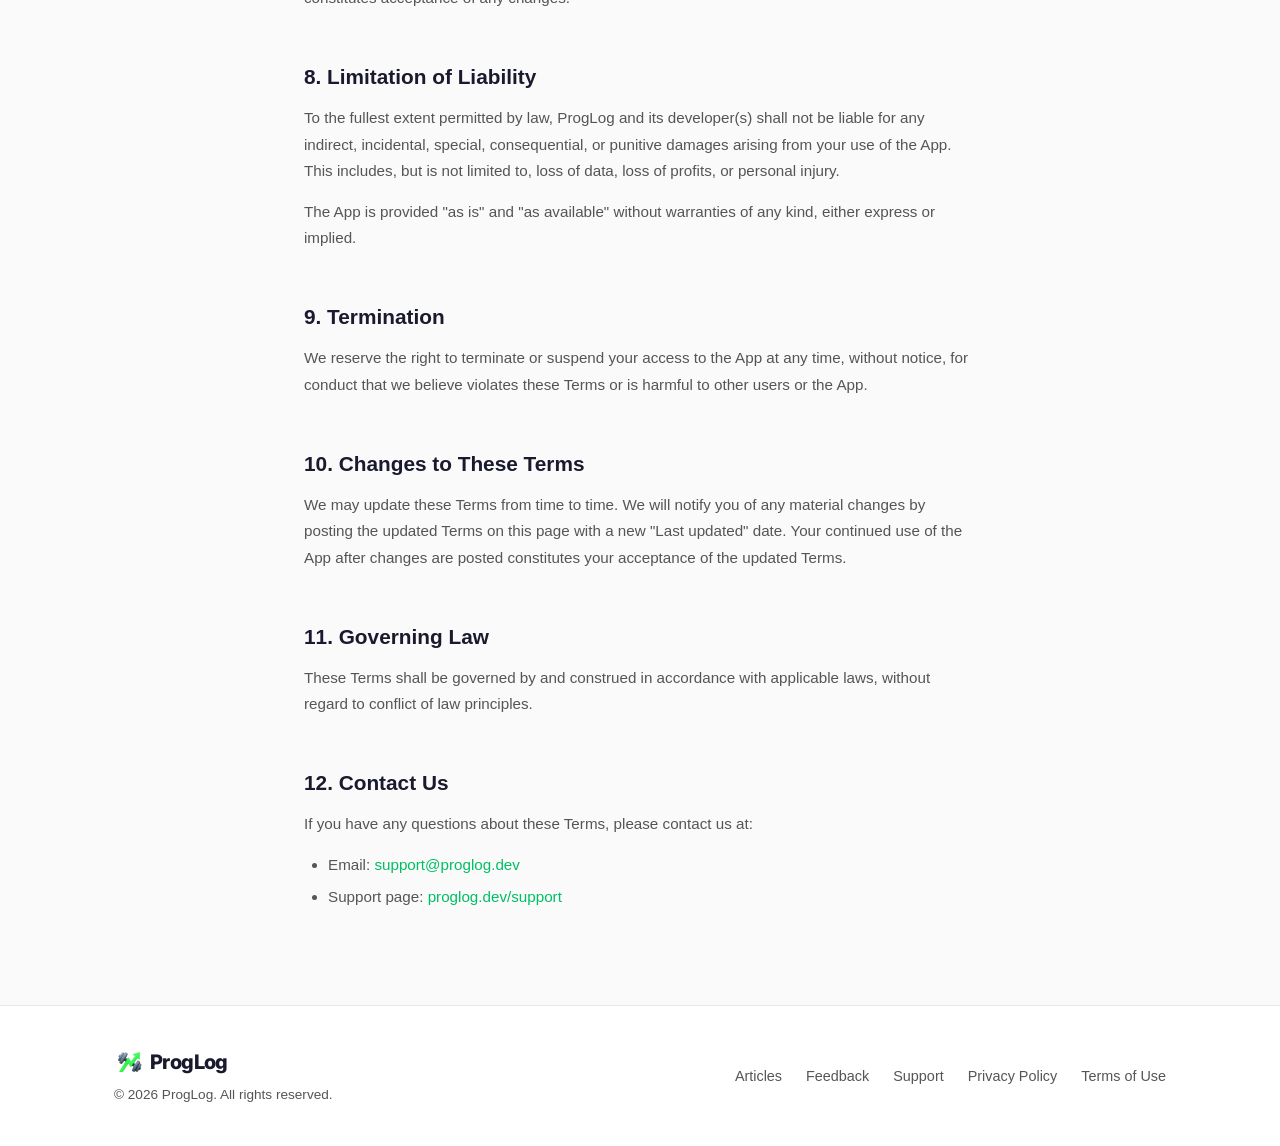
<file: terms.html>
<!DOCTYPE html>
<html lang="en">
<head>
  <meta charset="UTF-8">
  <meta name="viewport" content="width=device-width, initial-scale=1.0">
  <title>Terms of Use – ProgLog</title>
  <meta name="description" content="ProgLog terms of use. Please read these terms before using the app.">
  <link rel="stylesheet" href="css/style.css">
  <link rel="icon" href="images/ProgLog.png" type="image/png">
  <link rel="apple-touch-icon" href="images/ProgLog.png">
  <script>(function(){var t=localStorage.getItem('theme');if(t==='dark'||t==='light')document.documentElement.setAttribute('data-theme',t)})();</script>
</head>
<body>
  <header class="site-header">
    <nav class="container nav">
      <a href="/" class="logo">
        <img src="images/ProgLog.png" alt="ProgLog" class="logo-img">
        <span class="logo-text">ProgLog</span>
      </a>
      <ul class="nav-links">
        <li><a href="/">Home</a></li>
        <li><a href="articles.html">Articles</a></li>
        <li><a href="https://proglog.featurebase.app/">Feedback</a></li>
        <li><a href="support.html">Support</a></li>
      </ul>
      <div class="nav-right">
        <a href="/#waitlist" class="nav-cta">Join Waitlist</a>
        <button class="nav-toggle" aria-label="Toggle navigation">
          <span></span><span></span><span></span>
        </button>
      </div>
    </nav>
  </header>

  <main>
    <section class="page-header">
      <div class="container">
        <h1>Terms of Use</h1>
        <p>Last updated: April 15, 2026</p>
      </div>
    </section>

    <section class="legal-content">
      <div class="container container-narrow">

        <h2>1. Acceptance of Terms</h2>
        <p>By downloading, installing, or using the ProgLog mobile application (the "App"), you agree to be bound by these Terms of Use ("Terms"). If you do not agree to these Terms, do not use the App.</p>

        <h2>2. Description of Service</h2>
        <p>ProgLog is a workout tracking application that allows you to log exercises, track progressive overload, and view your training history. The App is provided for personal, non-commercial use.</p>

        <h2>3. User Responsibilities</h2>
        <p>You agree to:</p>
        <ul>
          <li>Use the App only for its intended purpose of personal workout tracking.</li>
          <li>Not attempt to reverse engineer, decompile, or disassemble the App.</li>
          <li>Not use the App for any unlawful purpose or in violation of any applicable laws.</li>
          <li>Not distribute, sublicense, or transfer the App to third parties except as permitted by the App Store terms.</li>
        </ul>

        <h2>4. Health Disclaimer</h2>
        <p><strong>ProgLog is not a substitute for professional medical or fitness advice.</strong> The App is a tracking tool only. Always consult a qualified healthcare professional or certified fitness trainer before beginning any new exercise program. You use the App and follow any suggestions at your own risk.</p>
        <p>We are not responsible for any injuries, health issues, or damages that may result from exercises tracked or suggested within the App.</p>

        <h2>5. Intellectual Property</h2>
        <p>All content, design, graphics, and code in the App are owned by ProgLog and are protected by intellectual property laws. You may not copy, modify, or distribute any part of the App without our prior written consent.</p>

        <h2>6. Data and Privacy</h2>
        <p>Your use of the App is also governed by our <a href="privacy.html">Privacy Policy</a>, which describes how we collect, use, and protect your information.</p>

        <h2>7. Availability and Updates</h2>
        <p>We strive to keep the App available and up to date, but we do not guarantee uninterrupted access. We may release updates that change or remove features. Continued use of the App after an update constitutes acceptance of any changes.</p>

        <h2>8. Limitation of Liability</h2>
        <p>To the fullest extent permitted by law, ProgLog and its developer(s) shall not be liable for any indirect, incidental, special, consequential, or punitive damages arising from your use of the App. This includes, but is not limited to, loss of data, loss of profits, or personal injury.</p>
        <p>The App is provided "as is" and "as available" without warranties of any kind, either express or implied.</p>

        <h2>9. Termination</h2>
        <p>We reserve the right to terminate or suspend your access to the App at any time, without notice, for conduct that we believe violates these Terms or is harmful to other users or the App.</p>

        <h2>10. Changes to These Terms</h2>
        <p>We may update these Terms from time to time. We will notify you of any material changes by posting the updated Terms on this page with a new "Last updated" date. Your continued use of the App after changes are posted constitutes your acceptance of the updated Terms.</p>

        <h2>11. Governing Law</h2>
        <p>These Terms shall be governed by and construed in accordance with applicable laws, without regard to conflict of law principles.</p>

        <h2>12. Contact Us</h2>
        <p>If you have any questions about these Terms, please contact us at:</p>
        <ul>
          <li>Email: <a href="mailto:support@proglog.dev">support@proglog.dev</a></li>
          <li>Support page: <a href="support.html">proglog.dev/support</a></li>
        </ul>

      </div>
    </section>
  </main>

  <footer class="site-footer">
    <div class="container footer-inner">
      <div class="footer-brand">
        <div class="footer-logo">
          <img src="images/ProgLog.png" alt="ProgLog" class="logo-img">
          <span class="logo-text">ProgLog</span>
        </div>
        <p>&copy; 2026 ProgLog. All rights reserved.</p>
      </div>
      <ul class="footer-links">
        <li><a href="articles.html">Articles</a></li>
        <li><a href="https://proglog.featurebase.app/">Feedback</a></li>
        <li><a href="support.html">Support</a></li>
        <li><a href="privacy.html">Privacy Policy</a></li>
        <li><a href="terms.html">Terms of Use</a></li>
      </ul>
    </div>
  </footer>

  <script src="js/main.js"></script>
</body>
</html>
</file>
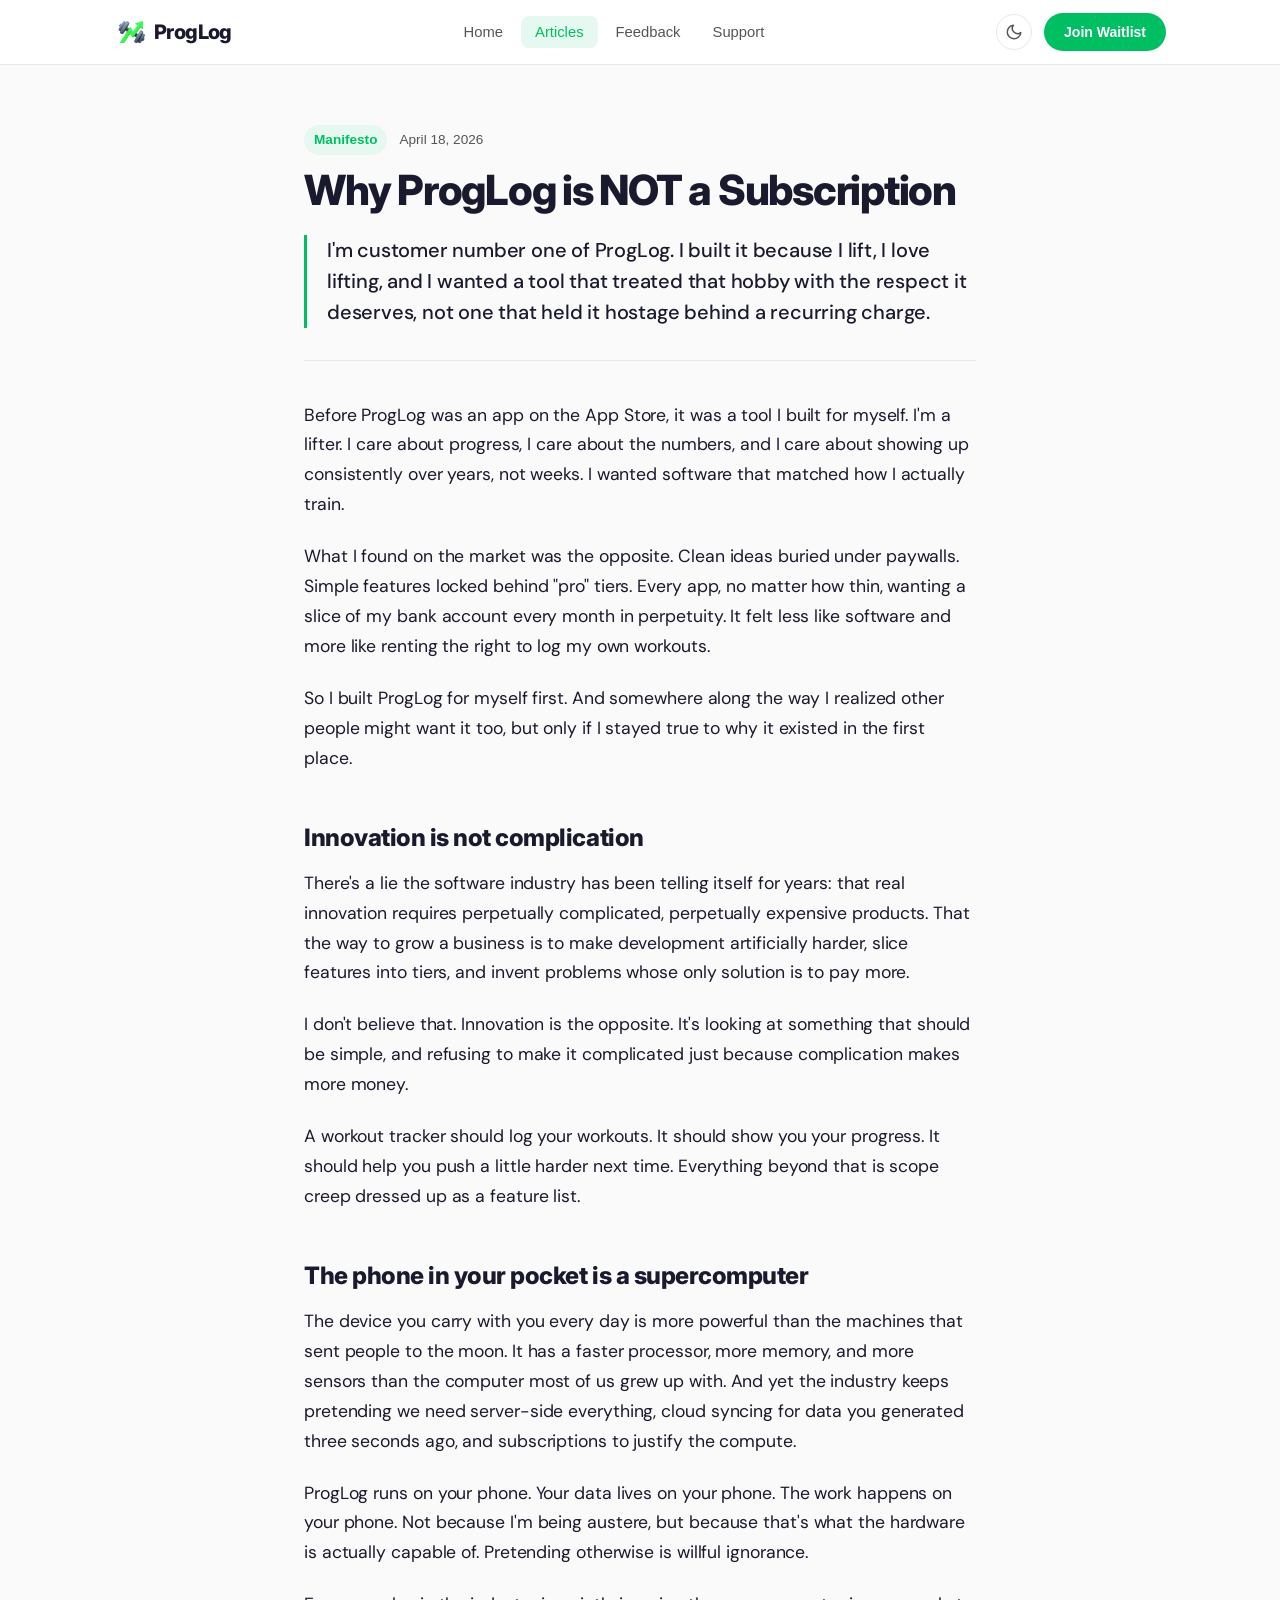
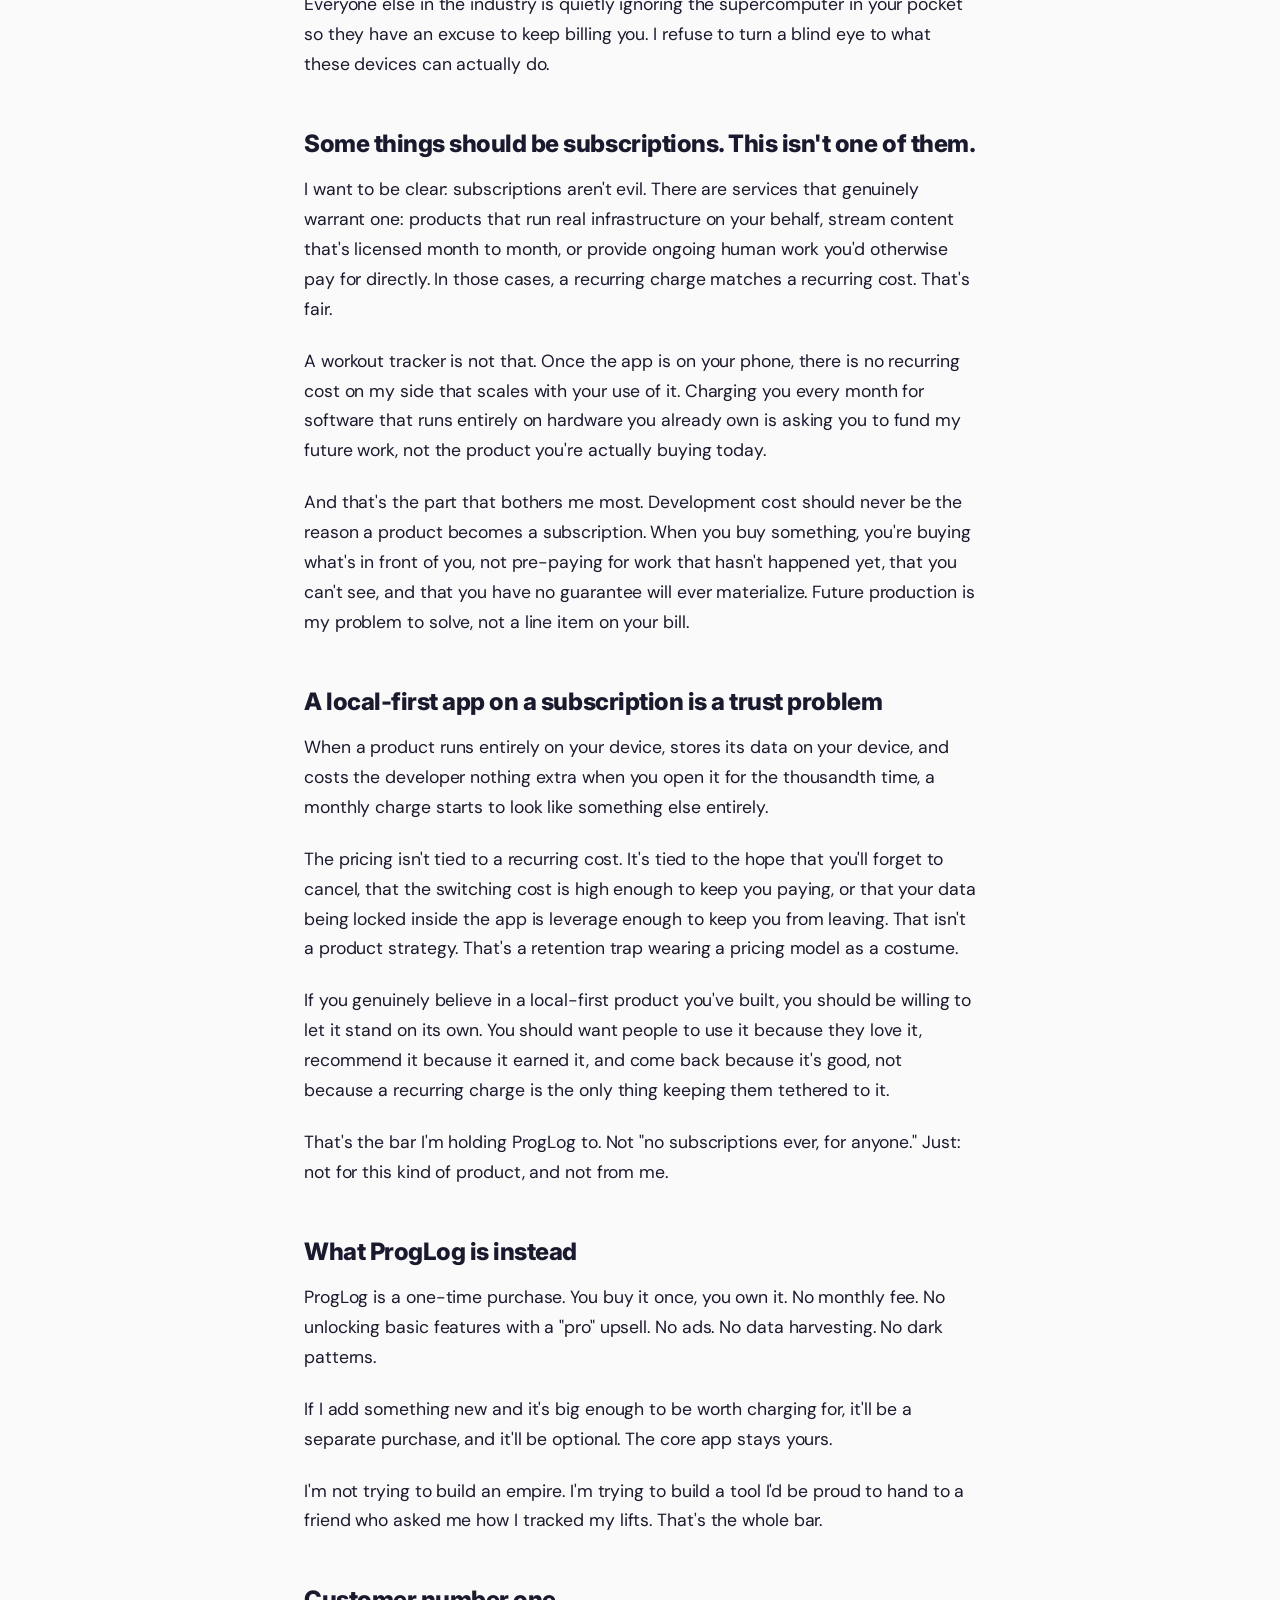
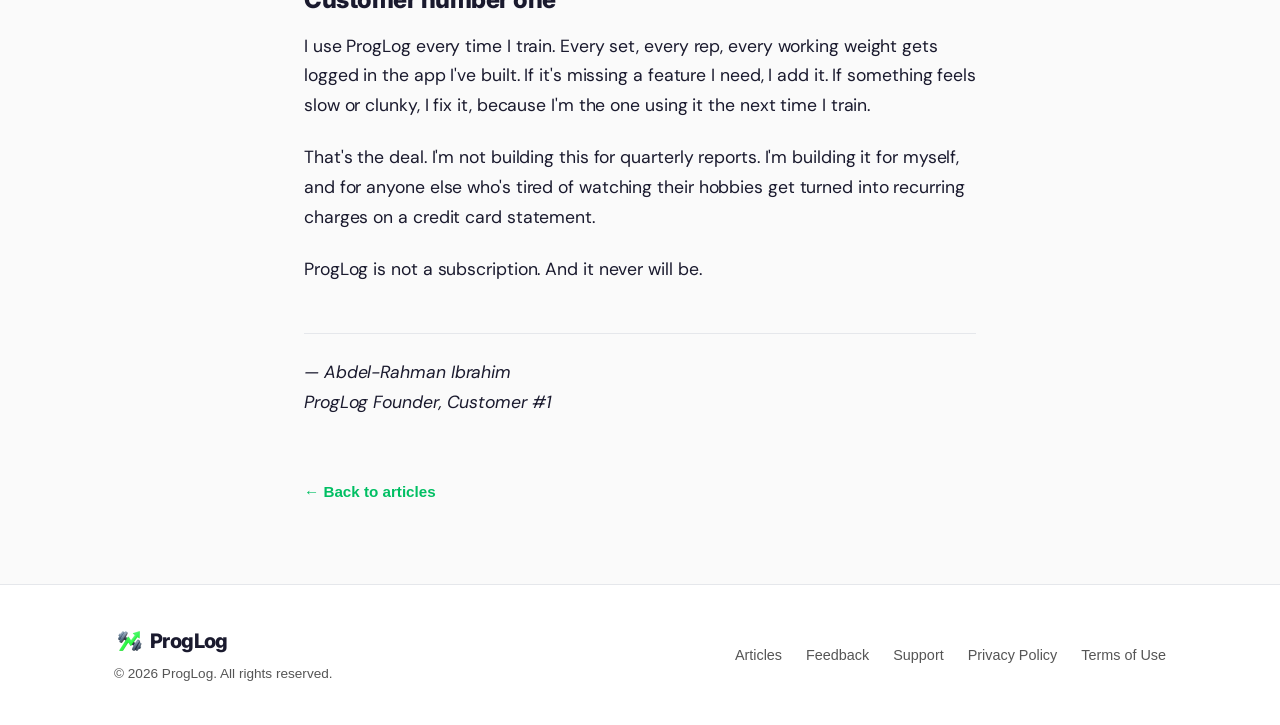
<file: articles/not-a-subscription.html>
<!doctype html>
<html lang="en">
    <head>
        <meta charset="UTF-8" />
        <meta name="viewport" content="width=device-width, initial-scale=1.0" />
        <title>Why ProgLog is NOT a Subscription – ProgLog</title>
        <meta
            name="description"
            content="Why I refuse to charge monthly for a workout tracker, and what it means to actually believe in the product you build."
        />
        <link rel="stylesheet" href="../css/style.css" />
        <link rel="icon" href="../images/ProgLog.png" type="image/png" />
        <link rel="apple-touch-icon" href="../images/ProgLog.png" />
        <script>(function(){var t=localStorage.getItem('theme');if(t==='dark'||t==='light')document.documentElement.setAttribute('data-theme',t)})();</script>
    </head>
    <body>
        <header class="site-header">
            <nav class="container nav">
                <a href="/" class="logo">
                    <img
                        src="../images/ProgLog.png"
                        alt="ProgLog"
                        class="logo-img"
                    />
                    <span class="logo-text">ProgLog</span>
                </a>
                <ul class="nav-links">
                    <li><a href="/">Home</a></li>
                    <li>
                        <a href="../articles.html" class="active">Articles</a>
                    </li>
                    <li>
                        <a href="https://proglog.featurebase.app/">Feedback</a>
                    </li>
                    <li><a href="../support.html">Support</a></li>
                </ul>
                <div class="nav-right">
                    <a href="/#waitlist" class="nav-cta">Join Waitlist</a>
                    <button class="nav-toggle" aria-label="Toggle navigation">
                        <span></span><span></span><span></span>
                    </button>
                </div>
            </nav>
        </header>

        <main>
            <article class="article">
                <div class="container container-narrow">
                    <div class="article-header">
                        <div class="article-meta">
                            <span class="article-tag">Manifesto</span>
                            <span class="article-date">April 18, 2026</span>
                        </div>
                        <h1>Why ProgLog is NOT a Subscription</h1>
                        <p class="article-lede">
                            I'm customer number one of ProgLog. I built it
                            because I lift, I love lifting, and I wanted a tool
                            that treated that hobby with the respect it
                            deserves, not one that held it hostage behind a
                            recurring charge.
                        </p>
                    </div>

                    <div class="article-body">
                        <p>
                            Before ProgLog was an app on the App Store, it was a
                            tool I built for myself. I'm a lifter. I care about
                            progress, I care about the numbers, and I care about
                            showing up consistently over years, not weeks. I
                            wanted software that matched how I actually train.
                        </p>

                        <p>
                            What I found on the market was the opposite. Clean
                            ideas buried under paywalls. Simple features locked
                            behind "pro" tiers. Every app, no matter how thin,
                            wanting a slice of my bank account every month in
                            perpetuity. It felt less like software and more like
                            renting the right to log my own workouts.
                        </p>

                        <p>
                            So I built ProgLog for myself first. And somewhere
                            along the way I realized other people might want it
                            too, but only if I stayed true to why it existed in
                            the first place.
                        </p>

                        <h2>Innovation is not complication</h2>

                        <p>
                            There's a lie the software industry has been telling
                            itself for years: that real innovation requires
                            perpetually complicated, perpetually expensive
                            products. That the way to grow a business is to make
                            development artificially harder, slice features into
                            tiers, and invent problems whose only solution is to
                            pay more.
                        </p>

                        <p>
                            I don't believe that. Innovation is the opposite.
                            It's looking at something that should be simple, and
                            refusing to make it complicated just because
                            complication makes more money.
                        </p>

                        <p>
                            A workout tracker should log your workouts. It
                            should show you your progress. It should help you
                            push a little harder next time. Everything beyond
                            that is scope creep dressed up as a feature list.
                        </p>

                        <h2>The phone in your pocket is a supercomputer</h2>

                        <p>
                            The device you carry with you every day is more
                            powerful than the machines that sent people to the
                            moon. It has a faster processor, more memory, and
                            more sensors than the computer most of us grew up
                            with. And yet the industry keeps pretending we need
                            server-side everything, cloud syncing for data you
                            generated three seconds ago, and subscriptions to
                            justify the compute.
                        </p>

                        <p>
                            ProgLog runs on your phone. Your data lives on your
                            phone. The work happens on your phone. Not because
                            I'm being austere, but because that's what the
                            hardware is actually capable of. Pretending
                            otherwise is willful ignorance.
                        </p>

                        <p>
                            Everyone else in the industry is quietly ignoring
                            the supercomputer in your pocket so they have an
                            excuse to keep billing you. I refuse to turn a blind
                            eye to what these devices can actually do.
                        </p>

                        <h2>
                            Some things should be subscriptions. This isn't one
                            of them.
                        </h2>

                        <p>
                            I want to be clear: subscriptions aren't evil. There
                            are services that genuinely warrant one: products
                            that run real infrastructure on your behalf, stream
                            content that's licensed month to month, or provide
                            ongoing human work you'd otherwise pay for directly.
                            In those cases, a recurring charge matches a
                            recurring cost. That's fair.
                        </p>

                        <p>
                            A workout tracker is not that. Once the app is on
                            your phone, there is no recurring cost on my side
                            that scales with your use of it. Charging you every
                            month for software that runs entirely on hardware
                            you already own is asking you to fund my future
                            work, not the product you're actually buying today.
                        </p>

                        <p>
                            And that's the part that bothers me most.
                            Development cost should never be the reason a
                            product becomes a subscription. When you buy
                            something, you're buying what's in front of you, not
                            pre-paying for work that hasn't happened yet, that
                            you can't see, and that you have no guarantee will
                            ever materialize. Future production is my problem to
                            solve, not a line item on your bill.
                        </p>

                        <h2>
                            A local-first app on a subscription is a trust
                            problem
                        </h2>

                        <p>
                            When a product runs entirely on your device, stores
                            its data on your device, and costs the developer
                            nothing extra when you open it for the thousandth
                            time, a monthly charge starts to look like something
                            else entirely.
                        </p>

                        <p>
                            The pricing isn't tied to a recurring cost. It's
                            tied to the hope that you'll forget to cancel, that
                            the switching cost is high enough to keep you
                            paying, or that your data being locked inside the
                            app is leverage enough to keep you from leaving.
                            That isn't a product strategy. That's a retention
                            trap wearing a pricing model as a costume.
                        </p>

                        <p>
                            If you genuinely believe in a local-first product
                            you've built, you should be willing to let it stand
                            on its own. You should want people to use it because
                            they love it, recommend it because it earned it, and
                            come back because it's good, not because a recurring
                            charge is the only thing keeping them tethered to
                            it.
                        </p>

                        <p>
                            That's the bar I'm holding ProgLog to. Not "no
                            subscriptions ever, for anyone." Just: not for this
                            kind of product, and not from me.
                        </p>

                        <h2>What ProgLog is instead</h2>

                        <p>
                            ProgLog is a one-time purchase. You buy it once, you
                            own it. No monthly fee. No unlocking basic features
                            with a "pro" upsell. No ads. No data harvesting. No
                            dark patterns.
                        </p>

                        <p>
                            If I add something new and it's big enough to be
                            worth charging for, it'll be a separate purchase,
                            and it'll be optional. The core app stays yours.
                        </p>

                        <p>
                            I'm not trying to build an empire. I'm trying to
                            build a tool I'd be proud to hand to a friend who
                            asked me how I tracked my lifts. That's the whole
                            bar.
                        </p>

                        <h2>Customer number one</h2>

                        <p>
                            I use ProgLog every time I train. Every set, every
                            rep, every working weight gets logged in the app
                            I've built. If it's missing a feature I need, I add
                            it. If something feels slow or clunky, I fix it,
                            because I'm the one using it the next time I train.
                        </p>

                        <p>
                            That's the deal. I'm not building this for quarterly
                            reports. I'm building it for myself, and for anyone
                            else who's tired of watching their hobbies get
                            turned into recurring charges on a credit card
                            statement.
                        </p>

                        <p>
                            ProgLog is not a subscription. And it never will be.
                        </p>

                        <p class="article-signoff">
                            — Abdel-Rahman Ibrahim<br />ProgLog Founder,
                            Customer #1
                        </p>
                    </div>

                    <a href="../articles.html" class="article-back"
                        >← Back to articles</a
                    >
                </div>
            </article>
        </main>

        <footer class="site-footer">
            <div class="container footer-inner">
                <div class="footer-brand">
                    <div class="footer-logo">
                        <img
                            src="../images/ProgLog.png"
                            alt="ProgLog"
                            class="logo-img"
                        />
                        <span class="logo-text">ProgLog</span>
                    </div>
                    <p>&copy; 2026 ProgLog. All rights reserved.</p>
                </div>
                <ul class="footer-links">
                    <li><a href="../articles.html">Articles</a></li>
                    <li>
                        <a href="https://proglog.featurebase.app/">Feedback</a>
                    </li>
                    <li><a href="../support.html">Support</a></li>
                    <li><a href="../privacy.html">Privacy Policy</a></li>
                    <li><a href="../terms.html">Terms of Use</a></li>
                </ul>
            </div>
        </footer>

        <script src="../js/main.js"></script>
    </body>
</html>
</file>
<file: css/style.css>
/* ===== Reset & Base ===== */
@import url("https://fonts.googleapis.com/css2?family=Inter:wght@700;800&family=DM+Sans:ital,opsz,wght@0,9..40,400;0,9..40,500;0,9..40,600;1,9..40,400&display=swap");

*,
*::before,
*::after {
    margin: 0;
    padding: 0;
    box-sizing: border-box;
}

:root {
    --color-bg: #fafafa;
    --color-surface: #ffffff;
    --color-header-bg: rgba(255, 255, 255, 0.92);
    --color-text: #1a1a2e;
    --color-text-secondary: #555;
    --color-primary: #00bf63;
    --color-primary-hover: #00a856;
    --color-primary-light: #e6f9f0;
    --color-border: #e5e7eb;
    --color-accent: #10b981;
    --color-section-dark: #1a1a2e;
    --color-section-dark-surface: rgba(255, 255, 255, 0.06);
    --color-section-dark-border: rgba(255, 255, 255, 0.12);
    --color-error: #c53030;
    --radius: 12px;
    --radius-sm: 8px;
    --shadow: 0 1px 3px rgba(0, 0, 0, 0.06), 0 1px 2px rgba(0, 0, 0, 0.04);
    --shadow-md: 0 4px 12px rgba(0, 0, 0, 0.08);
    --transition: 0.2s ease;
    --font:
        -apple-system, BlinkMacSystemFont, "Segoe UI", Roboto, "Helvetica Neue",
        Arial, sans-serif;
}

/* Dark mode: applies if system prefers dark (and user hasn't picked light), or if user picked dark */
@media (prefers-color-scheme: dark) {
    :root:not([data-theme="light"]) {
        --color-bg: #0f1117;
        --color-surface: #1a1d24;
        --color-header-bg: rgba(15, 17, 23, 0.85);
        --color-text: #f1f3f5;
        --color-text-secondary: #9aa1ab;
        --color-primary-light: rgba(0, 191, 99, 0.14);
        --color-border: #2a2e36;
        --color-section-dark: #07090f;
        --color-error: #ff8a8a;
        --shadow: 0 1px 3px rgba(0, 0, 0, 0.5), 0 1px 2px rgba(0, 0, 0, 0.4);
        --shadow-md: 0 4px 14px rgba(0, 0, 0, 0.5);
    }
}

:root[data-theme="dark"] {
    --color-bg: #0f1117;
    --color-surface: #1a1d24;
    --color-header-bg: rgba(15, 17, 23, 0.85);
    --color-text: #f1f3f5;
    --color-text-secondary: #9aa1ab;
    --color-primary-light: rgba(0, 191, 99, 0.14);
    --color-border: #2a2e36;
    --color-section-dark: #07090f;
    --color-error: #ff8a8a;
    --shadow: 0 1px 3px rgba(0, 0, 0, 0.5), 0 1px 2px rgba(0, 0, 0, 0.4);
    --shadow-md: 0 4px 14px rgba(0, 0, 0, 0.5);
}

html {
    scroll-behavior: smooth;
    overscroll-behavior: none;
}

body {
    font-family: var(--font);
    background: var(--color-bg);
    color: var(--color-text);
    line-height: 1.6;
    -webkit-font-smoothing: antialiased;
}

a {
    color: var(--color-primary);
    text-decoration: none;
    transition: color var(--transition);
}

a:hover {
    color: var(--color-primary-hover);
}

img {
    max-width: 100%;
    display: block;
}

/* ===== Layout ===== */
.container {
    max-width: 1100px;
    margin: 0 auto;
    padding: 0 24px;
}

.container-narrow {
    max-width: 720px;
}

/* ===== Header / Nav ===== */
.site-header {
    background: var(--color-header-bg);
    border-bottom: 1px solid var(--color-border);
    position: sticky;
    top: 0;
    z-index: 100;
    backdrop-filter: blur(12px);
    overscroll-behavior: contain;
}

.nav {
    display: flex;
    align-items: center;
    justify-content: space-between;
    height: 64px;
}

.logo {
    display: flex;
    align-items: center;
    gap: 4px;
    color: var(--color-text);
    font-weight: 700;
    line-height: 1;
}

.logo:hover {
    color: var(--color-text);
}

.logo-img {
    width: 36px;
    height: 36px;
    object-fit: contain;
    display: block;
}

.logo-text {
    font-family: "Inter", var(--font);
    font-size: 1.25rem;
    font-weight: 800;
    letter-spacing: -0.03em;
    line-height: 1;
    display: flex;
    align-items: center;
}

.nav-links {
    display: flex;
    list-style: none;
    gap: 4px;
}

.nav-links a {
    color: var(--color-text-secondary);
    padding: 8px 14px;
    border-radius: var(--radius-sm);
    font-size: 0.925rem;
    font-weight: 500;
    transition:
        background var(--transition),
        color var(--transition);
}

.nav-links a:hover,
.nav-links a.active {
    background: var(--color-primary-light);
    color: var(--color-primary);
}

.nav-right {
    display: flex;
    align-items: center;
    gap: 12px;
}

.nav-cta {
    display: inline-flex;
    align-items: center;
    padding: 8px 20px;
    background: var(--color-primary);
    color: #fff;
    border-radius: 999px;
    font-size: 0.875rem;
    font-weight: 600;
    transition:
        background var(--transition),
        box-shadow var(--transition);
    white-space: nowrap;
}

.nav-cta:hover {
    background: var(--color-primary-hover);
    color: #fff;
    box-shadow: 0 2px 8px rgba(0, 191, 99, 0.3);
}

.nav-toggle {
    display: none;
    background: none;
    border: none;
    cursor: pointer;
    padding: 8px;
    flex-direction: column;
    gap: 5px;
}

.nav-toggle span {
    display: block;
    width: 22px;
    height: 2px;
    background: var(--color-text);
    border-radius: 2px;
    transition:
        transform var(--transition),
        opacity var(--transition);
}

/* ===== Hero ===== */
.hero {
    padding: 100px 0 80px;
    text-align: center;
    position: relative;
    overflow: hidden;
    background:
        radial-gradient(
            ellipse 900px 450px at 50% -50px,
            rgba(0, 191, 99, 0.18),
            transparent 60%
        ),
        radial-gradient(
            ellipse 600px 400px at 85% 20%,
            rgba(16, 185, 129, 0.10),
            transparent 70%
        ),
        radial-gradient(
            ellipse 500px 350px at 15% 30%,
            rgba(0, 191, 99, 0.08),
            transparent 70%
        ),
        linear-gradient(
            180deg,
            var(--color-primary-light) 0%,
            var(--color-bg) 100%
        );
}

.hero > .container {
    position: relative;
    z-index: 1;
}

.hero h1 {
    font-size: clamp(1.8rem, 4vw, 2.9rem);
    font-weight: 800;
    letter-spacing: -0.03em;
    line-height: 1.2;
    margin-bottom: 20px;
}

.hero-sub {
    font-size: 1.15rem;
    color: var(--color-text-secondary);
    max-width: 520px;
    margin: 0 auto 32px;
}

.hero-actions {
    display: flex;
    justify-content: center;
    gap: 12px;
}

/* ===== Buttons ===== */
.btn {
    display: inline-flex;
    align-items: center;
    justify-content: center;
    padding: 14px 28px;
    border-radius: var(--radius);
    font-size: 1rem;
    font-weight: 600;
    border: none;
    cursor: pointer;
    transition:
        background var(--transition),
        transform var(--transition),
        box-shadow var(--transition);
}

.btn:active {
    transform: scale(0.98);
}

.btn-primary {
    background: var(--color-primary);
    color: #fff;
    box-shadow: 0 2px 8px rgba(0, 191, 99, 0.3);
}

.btn-primary:hover {
    background: var(--color-primary-hover);
    color: #fff;
    box-shadow: 0 4px 16px rgba(0, 191, 99, 0.35);
}

/* ===== Features ===== */
.features {
    padding: 80px 0;
}

.features h2 {
    text-align: center;
    font-size: 2rem;
    font-weight: 800;
    letter-spacing: -0.02em;
    margin-bottom: 12px;
}

.features-grid {
    display: grid;
    grid-template-columns: repeat(4, 1fr);
    gap: 24px;
}

.feature-card {
    background: var(--color-surface);
    border: 1px solid var(--color-border);
    border-radius: var(--radius);
    padding: 32px 28px;
    transition:
        box-shadow var(--transition),
        transform var(--transition);
}

.feature-card:hover {
    box-shadow: var(--shadow-md);
    transform: translateY(-2px);
}

.feature-icon {
    width: 48px;
    height: 48px;
    background: var(--color-primary-light);
    color: var(--color-primary);
    border-radius: var(--radius-sm);
    display: flex;
    align-items: center;
    justify-content: center;
    margin-bottom: 16px;
}

.feature-card h3 {
    font-size: 1.1rem;
    font-weight: 700;
    margin-bottom: 8px;
}

.feature-card p {
    color: var(--color-text-secondary);
    font-size: 0.95rem;
}

.feature-card--hero {
    grid-column: span 2;
    background: var(--color-section-dark);
    border-color: transparent;
    padding: 40px 36px;
}

.feature-card--hero:hover {
    box-shadow: 0 8px 28px rgba(0, 0, 0, 0.25);
}

.feature-card--hero .feature-icon {
    background: rgba(0, 191, 99, 0.15);
    color: var(--color-primary);
    width: 56px;
    height: 56px;
}

.feature-card--hero h3 {
    color: #fff;
    font-size: 1.2rem;
}

.feature-card--hero p {
    color: rgba(255, 255, 255, 0.6);
    font-size: 0.975rem;
    line-height: 1.65;
}

.feature-icon--health {
    align-items: flex-start;
    justify-content: flex-end;
    padding: 6px 7px 0 0;
}

/* ===== CTA ===== */
.cta {
    padding: 80px 0;
    text-align: center;
    background: var(--color-primary-light);
}

.cta h2 {
    font-size: 1.8rem;
    font-weight: 800;
    letter-spacing: -0.02em;
    margin-bottom: 12px;
}

.cta p {
    color: var(--color-text-secondary);
    margin-bottom: 28px;
    font-size: 1.05rem;
}

/* ===== Page Header ===== */
.page-header {
    padding: 60px 0 40px;
    text-align: center;
    background: var(--color-surface);
}

.page-header h1 {
    font-size: 2.4rem;
    font-weight: 800;
    letter-spacing: -0.03em;
    margin-bottom: 8px;
}

.page-header p {
    color: var(--color-text-secondary);
    font-size: 1.05rem;
}

/* ===== FAQ ===== */
.faq {
    padding: 60px 0;
}

.faq h2 {
    font-size: 1.6rem;
    font-weight: 700;
    margin-bottom: 28px;
}

.faq-item {
    border: 1px solid var(--color-border);
    border-radius: var(--radius);
    margin-bottom: 12px;
    overflow: hidden;
    background: var(--color-surface);
    transition:
        border-color var(--transition),
        box-shadow var(--transition);
}

.faq-item:hover {
    border-color: var(--color-text-secondary);
}

.faq-item.open {
    border-color: var(--color-primary);
    box-shadow: 0 0 0 3px rgba(0, 191, 99, 0.08);
}

.faq-question {
    width: 100%;
    display: flex;
    align-items: center;
    justify-content: space-between;
    gap: 16px;
    padding: 20px 22px;
    background: none;
    border: none;
    font: inherit;
    font-size: 1.025rem;
    font-weight: 600;
    color: var(--color-text);
    cursor: pointer;
    text-align: left;
    transition: color var(--transition);
}

.faq-item.open .faq-question {
    color: var(--color-primary);
}

.faq-chevron {
    flex-shrink: 0;
    color: var(--color-text-secondary);
    transition:
        transform 0.3s ease,
        color var(--transition);
}

.faq-item:hover .faq-chevron {
    color: var(--color-text);
}

.faq-item.open .faq-chevron {
    transform: rotate(180deg);
    color: var(--color-primary);
}

.faq-answer {
    max-height: 0;
    overflow: hidden;
    transition: max-height 0.3s ease;
}

.faq-item.open .faq-answer {
    max-height: 500px;
}

.faq-answer p {
    padding: 0 22px 20px;
    color: var(--color-text-secondary);
    font-size: 0.975rem;
    line-height: 1.7;
}

.faq-answer a {
    color: var(--color-primary);
    font-weight: 600;
    border-bottom: 1px solid transparent;
    transition: border-color var(--transition);
}

.faq-answer a:hover {
    border-bottom-color: var(--color-primary);
}

/* ===== Contact Form ===== */
.contact {
    padding: 20px 0 80px;
}

.contact h2 {
    font-size: 1.6rem;
    font-weight: 700;
    margin-bottom: 8px;
}

.contact > .container > p {
    color: var(--color-text-secondary);
    margin-bottom: 28px;
}

.contact-form {
    background: var(--color-surface);
    border: 1px solid var(--color-border);
    border-radius: var(--radius);
    padding: 32px;
}

.form-group {
    margin-bottom: 20px;
}

.form-group label {
    display: block;
    font-size: 0.9rem;
    font-weight: 600;
    margin-bottom: 6px;
}

.form-group input,
.form-group select,
.form-group textarea {
    width: 100%;
    padding: 12px 14px;
    border: 1px solid var(--color-border);
    border-radius: var(--radius-sm);
    font: inherit;
    font-size: 0.95rem;
    color: var(--color-text);
    background: var(--color-bg);
    transition:
        border-color var(--transition),
        box-shadow var(--transition);
}

.form-group input:focus,
.form-group select:focus,
.form-group textarea:focus {
    outline: none;
    border-color: var(--color-primary);
    box-shadow: 0 0 0 3px rgba(0, 191, 99, 0.15);
}

.form-group textarea {
    resize: vertical;
    min-height: 100px;
}

.form-note {
    margin-top: 16px;
    font-size: 0.875rem;
    color: var(--color-text-secondary);
    text-align: center;
}

/* Honeypot: hidden from real users but visible to bots */
.honeypot {
    position: absolute;
    left: -10000px;
    width: 1px;
    height: 1px;
    opacity: 0;
    pointer-events: none;
}

.contact-success {
    text-align: center;
    padding: 48px 24px;
    background: var(--color-surface);
    border: 1px solid var(--color-border);
    border-radius: var(--radius);
}

.contact-success svg {
    color: var(--color-accent);
    margin: 0 auto 16px;
}

.contact-success h3 {
    font-size: 1.3rem;
    margin-bottom: 8px;
}

.contact-success p {
    color: var(--color-text-secondary);
}

/* ===== Legal Content ===== */
.legal-content {
    padding: 40px 0 80px;
}

.legal-content h2 {
    font-size: 1.3rem;
    font-weight: 700;
    margin-top: 36px;
    margin-bottom: 12px;
    padding-top: 12px;
}

.legal-content h3 {
    font-size: 1.05rem;
    font-weight: 600;
    margin-top: 20px;
    margin-bottom: 8px;
}

.legal-content p {
    color: var(--color-text-secondary);
    margin-bottom: 14px;
    font-size: 0.95rem;
    line-height: 1.75;
}

.legal-content ul {
    margin: 0 0 14px 24px;
    color: var(--color-text-secondary);
    font-size: 0.95rem;
    line-height: 1.75;
}

.legal-content li {
    margin-bottom: 6px;
}

/* ===== Footer ===== */
.site-footer {
    background: var(--color-surface);
    border-top: 1px solid var(--color-border);
    padding: 40px 0;
}

.footer-inner {
    display: flex;
    align-items: center;
    justify-content: space-between;
}

.footer-logo {
    display: flex;
    align-items: center;
    gap: 4px;
    line-height: 1;
    margin-bottom: 6px;
}

.footer-logo .logo-img {
    width: 32px;
    height: 32px;
    object-fit: contain;
    display: block;
}

.footer-brand p {
    color: var(--color-text-secondary);
    font-size: 0.85rem;
    margin-top: 4px;
}

.footer-links {
    display: flex;
    list-style: none;
    gap: 24px;
}

.footer-links a {
    color: var(--color-text-secondary);
    font-size: 0.9rem;
}

.footer-links a:hover {
    color: var(--color-primary);
}

/* ===== Articles ===== */
.article-list {
    padding: 40px 0 80px;
}

.article-card {
    display: block;
    background: var(--color-surface);
    border: 1px solid var(--color-border);
    border-radius: var(--radius);
    padding: 32px;
    margin-bottom: 20px;
    transition:
        box-shadow var(--transition),
        transform var(--transition),
        border-color var(--transition);
    color: var(--color-text);
}

.article-card:hover {
    box-shadow: var(--shadow-md);
    transform: translateY(-2px);
    border-color: var(--color-primary);
    color: var(--color-text);
}

.article-meta {
    display: flex;
    align-items: center;
    gap: 12px;
    margin-bottom: 12px;
    font-size: 0.85rem;
}

.article-tag {
    background: var(--color-primary-light);
    color: var(--color-primary);
    padding: 4px 10px;
    border-radius: 999px;
    font-weight: 600;
}

.article-date {
    color: var(--color-text-secondary);
}

.article-card h2 {
    font-size: 1.4rem;
    font-weight: 800;
    letter-spacing: -0.02em;
    margin-bottom: 10px;
    line-height: 1.3;
}

.article-card p {
    color: var(--color-text-secondary);
    font-size: 0.975rem;
    margin-bottom: 14px;
}

.article-read-more {
    color: var(--color-primary);
    font-weight: 600;
    font-size: 0.925rem;
}

/* Single article */
.article {
    padding: 60px 0 80px;
}

.article-header {
    margin-bottom: 40px;
    padding-bottom: 32px;
    border-bottom: 1px solid var(--color-border);
}

.article-header h1 {
    font-family: "Inter", var(--font);
    font-size: clamp(1.9rem, 4vw, 2.6rem);
    font-weight: 800;
    letter-spacing: -0.03em;
    line-height: 1.15;
    margin: 12px 0 20px;
}

.article-lede {
    font-family: "DM Sans", var(--font);
    font-size: 1.25rem;
    font-weight: 500;
    color: var(--color-text);
    line-height: 1.55;
    padding-left: 20px;
    border-left: 3px solid var(--color-primary);
    margin-top: 8px;
    letter-spacing: -0.01em;
}

.article-body h2 {
    font-family: "Inter", var(--font);
    font-size: 1.5rem;
    font-weight: 800;
    letter-spacing: -0.02em;
    margin: 48px 0 16px;
    line-height: 1.3;
}

.article-body p {
    font-family: "DM Sans", var(--font);
    font-size: 1.1rem;
    font-weight: 400;
    line-height: 1.7;
    color: var(--color-text);
    margin-bottom: 22px;
    letter-spacing: -0.005em;
}

.article-signoff {
    font-family: "DM Sans", var(--font);
    margin-top: 48px;
    padding-top: 24px;
    border-top: 1px solid var(--color-border);
    color: var(--color-text-secondary);
    font-style: italic;
    font-size: 1.05rem;
}

.article-back {
    display: inline-block;
    margin-top: 40px;
    color: var(--color-primary);
    font-weight: 600;
    font-size: 0.95rem;
}

/* ===== Launch Strip ===== */
.has-strip .site-header {
    top: 40px;
}

.launch-strip {
    background: var(--color-primary);
    color: #fff;
    text-align: center;
    padding: 0 24px;
    font-size: 0.9rem;
    font-weight: 500;
    line-height: 1.4;
    position: sticky;
    top: 0;
    z-index: 101;
    height: 40px;
    display: flex;
    align-items: center;
    justify-content: center;
    white-space: nowrap;
    overflow: hidden;
    overscroll-behavior: contain; /* Prevents scroll events from passing through */
}

.launch-was {
    opacity: 0.55;
    text-decoration: line-through;
    margin-right: 2px;
}

.launch-now {
    font-weight: 800;
    font-size: 1.1em;
    margin-right: 2px;
}

.launch-strip-btn {
    display: inline-block;
    background: #fff;
    color: var(--color-primary);
    font-size: 0.8rem;
    font-weight: 700;
    padding: 4px 12px;
    border-radius: 999px;
    margin-left: 14px;
    text-decoration: none;
    transition: opacity var(--transition);
    vertical-align: middle;
}

.launch-strip-btn:hover {
    opacity: 0.85;
    color: var(--color-primary);
}

.launch-strip-badge {
    display: inline-block;
    background: #fff;
    color: var(--color-primary);
    font-size: 0.75rem;
    font-weight: 700;
    text-transform: uppercase;
    letter-spacing: 0.06em;
    padding: 2px 8px;
    border-radius: 4px;
    margin-right: 8px;
    vertical-align: middle;
}

/* ===== Hero additions ===== */
.hero-eyebrow {
    font-size: 0.8rem;
    font-weight: 700;
    text-transform: uppercase;
    letter-spacing: 0.1em;
    color: var(--color-primary);
    margin-bottom: 16px;
}

.hero-price-note {
    margin-top: 16px;
    font-size: 0.9rem;
    color: var(--color-text-secondary);
    font-weight: 500;
}

/* ===== Manifesto ===== */
.manifesto {
    background: var(--color-section-dark);
    color: #fff;
    padding: 80px 0;
    text-align: center;
}

.manifesto-quote {
    font-size: clamp(1.4rem, 3.2vw, 2rem);
    font-weight: 800;
    line-height: 1.25;
    letter-spacing: -0.03em;
    max-width: 640px;
    margin: 0 auto 20px;
    color: #fff;
}

.manifesto-body {
    font-size: 1.05rem;
    color: rgba(255, 255, 255, 0.65);
    max-width: 520px;
    margin: 0 auto 44px;
    line-height: 1.65;
}

.manifesto-verdict {
    display: flex;
    align-items: center;
    justify-content: center;
    gap: 28px;
    flex-wrap: wrap;
}

.manifesto-them,
.manifesto-us {
    display: flex;
    flex-direction: column;
    align-items: center;
    gap: 6px;
    padding: 28px 36px;
    border-radius: var(--radius);
    min-width: 180px;
}

.manifesto-them {
    background: rgba(255, 255, 255, 0.06);
    border: 1px solid rgba(255, 255, 255, 0.12);
}

.manifesto-us {
    background: var(--color-primary);
}

.manifesto-vs {
    font-size: 1.1rem;
    font-weight: 700;
    color: rgba(255, 255, 255, 0.3);
}

.verdict-label {
    font-size: 0.75rem;
    font-weight: 700;
    text-transform: uppercase;
    letter-spacing: 0.08em;
    opacity: 0.75;
}

.verdict-price {
    font-size: 2rem;
    font-weight: 800;
    letter-spacing: -0.04em;
    line-height: 1;
}

.verdict-note {
    font-size: 0.85rem;
    opacity: 0.8;
}

/* ===== Features additions ===== */
.features-eyebrow {
    text-align: center;
    font-size: 0.75rem;
    font-weight: 700;
    text-transform: uppercase;
    letter-spacing: 0.12em;
    color: var(--color-primary);
    margin-bottom: 8px;
}

.features-sub {
    text-align: center;
    color: var(--color-text-secondary);
    font-size: 1.05rem;
    max-width: 440px;
    margin: 0 auto 48px;
}

/* ===== Built Different ===== */
.built-different {
    background: var(--color-section-dark);
    color: #fff;
    padding: 80px 0;
    text-align: center;
}

.bd-eyebrow {
    font-size: 0.75rem;
    font-weight: 700;
    text-transform: uppercase;
    letter-spacing: 0.12em;
    color: var(--color-primary);
    margin-bottom: 20px;
}

.built-different h2 {
    font-size: clamp(1.4rem, 3.2vw, 2rem);
    font-weight: 800;
    letter-spacing: -0.03em;
    line-height: 1.25;
    max-width: 640px;
    margin: 0 auto 20px;
    color: #fff;
}

.built-different > .container > p:not(.bd-note) {
    font-size: 1.05rem;
    color: rgba(255, 255, 255, 0.65);
    max-width: 520px;
    margin: 0 auto 44px;
    line-height: 1.65;
}

.bd-price {
    display: flex;
    flex-direction: column;
    align-items: center;
    gap: 6px;
    margin-bottom: 32px;
}

.bd-price-main {
    font-size: 3.5rem;
    font-weight: 800;
    color: var(--color-primary);
    letter-spacing: -0.05em;
    line-height: 1;
}

.bd-price-sub {
    font-size: 1rem;
    color: rgba(255, 255, 255, 0.55);
    font-weight: 500;
}

.bd-note {
    margin-top: 20px;
    font-size: 0.85rem;
    color: rgba(255, 255, 255, 0.45);
}

/* ===== Promise / Customer #1 ===== */
.promise {
    padding: 80px 0;
    text-align: center;
    background: var(--color-surface);
    border-top: 1px solid var(--color-border);
}

.promise-quote {
    font-size: clamp(1.15rem, 2.5vw, 1.4rem);
    font-weight: 600;
    font-style: italic;
    line-height: 1.5;
    color: var(--color-text);
    max-width: 600px;
    margin: 0 auto 24px;
    border: none;
    padding: 0;
}

.promise-body {
    font-size: 1.05rem;
    color: var(--color-text-secondary);
    max-width: 540px;
    margin: 0 auto 40px;
    line-height: 1.65;
}

.promise-list {
    display: grid;
    grid-template-columns: repeat(2, auto);
    gap: 14px 48px;
    justify-content: center;
    margin-bottom: 36px;
    text-align: left;
}

.promise-item {
    display: flex;
    align-items: center;
    gap: 10px;
    font-size: 0.95rem;
    font-weight: 500;
    color: var(--color-text);
}

.promise-item svg {
    color: var(--color-primary);
    flex-shrink: 0;
}

.promise-author {
    font-size: 0.9rem;
    color: var(--color-text-secondary);
    font-style: italic;
    margin-bottom: 8px;
}

.promise-link {
    display: inline-block;
    color: var(--color-primary);
    font-weight: 600;
    font-size: 0.95rem;
}

/* ===== Waitlist form ===== */
.waitlist-form {
    gap: 10px;
    max-width: 480px;
    margin: 0 auto;
}

.waitlist-form:not([hidden]) {
    display: flex;
}

.waitlist-input {
    flex: 1;
    min-width: 0;
    padding: 13px 18px;
    border: 1px solid var(--color-border);
    border-radius: var(--radius);
    background: var(--color-surface);
    box-shadow: var(--shadow);
    font: inherit;
    font-size: 0.95rem;
    color: var(--color-text);
    transition:
        border-color var(--transition),
        box-shadow var(--transition);
}

.waitlist-input:focus {
    outline: none;
    border-color: var(--color-primary);
    box-shadow:
        0 0 0 3px rgba(0, 191, 99, 0.15),
        var(--shadow);
}

.waitlist-input::placeholder {
    color: var(--color-text-secondary);
    opacity: 0.7;
}

.waitlist-btn {
    padding: 13px 24px;
    font-size: 0.95rem;
    white-space: nowrap;
    flex-shrink: 0;
}

.waitlist-error {
    margin-top: 12px;
    font-size: 0.875rem;
    color: var(--color-error);
    text-align: center;
    max-width: 460px;
    margin-left: auto;
    margin-right: auto;
}

.waitlist-success {
    align-items: center;
    gap: 10px;
    padding: 14px 22px;
    background: var(--color-primary-light);
    color: var(--color-primary);
    border-radius: var(--radius);
    font-weight: 600;
    font-size: 0.95rem;
}

.waitlist-success:not([hidden]) {
    display: inline-flex;
}

.waitlist-success svg {
    flex-shrink: 0;
}

/* Dark variant for built-different section */
.waitlist-form--dark .waitlist-input {
    background: rgba(255, 255, 255, 0.06);
    border-color: rgba(255, 255, 255, 0.12);
    color: #fff;
    box-shadow: none;
}

.waitlist-form--dark .waitlist-input:focus {
    border-color: var(--color-primary);
    box-shadow: 0 0 0 3px rgba(0, 191, 99, 0.22);
}

.waitlist-form--dark .waitlist-input::placeholder {
    color: rgba(255, 255, 255, 0.45);
}

.waitlist-error--dark {
    color: #ff8a8a;
}

/* ===== Theme toggle ===== */
.theme-toggle {
    display: inline-flex;
    align-items: center;
    justify-content: center;
    width: 36px;
    height: 36px;
    background: transparent;
    border: 1px solid var(--color-border);
    border-radius: 50%;
    color: var(--color-text-secondary);
    cursor: pointer;
    padding: 0;
    transition:
        background var(--transition),
        color var(--transition),
        border-color var(--transition);
}

.theme-toggle:hover {
    background: var(--color-primary-light);
    color: var(--color-primary);
    border-color: var(--color-primary);
}

.theme-toggle svg {
    width: 18px;
    height: 18px;
}

.theme-toggle .icon-sun,
.theme-toggle .icon-moon {
    display: none;
}

:root[data-theme="dark"] .theme-toggle .icon-sun {
    display: block;
}

:root:not([data-theme="dark"]) .theme-toggle .icon-moon {
    display: block;
}

@media (prefers-color-scheme: dark) {
    :root:not([data-theme="light"]) .theme-toggle .icon-moon {
        display: none;
    }
    :root:not([data-theme="light"]) .theme-toggle .icon-sun {
        display: block;
    }
}

.waitlist-success--dark {
    background: rgba(0, 191, 99, 0.15);
    color: var(--color-primary);
}

/* ===== Mobile ===== */
@media (max-width: 900px) {
    .features-grid {
        grid-template-columns: repeat(2, 1fr);
    }
}

@media (max-width: 768px) {
    .launch-strip-extra {
        display: none;
    }

    .nav-toggle {
        display: flex;
    }

    .nav-cta {
        font-size: 0.8rem;
        padding: 7px 14px;
    }

    .waitlist-form {
        flex-direction: column;
        gap: 10px;
    }

    .waitlist-input {
        text-align: center;
    }

    .waitlist-btn {
        width: 100%;
    }

    .nav-links {
        display: none;
        position: absolute;
        top: 64px;
        left: 0;
        right: 0;
        background: var(--color-surface);
        border-bottom: 1px solid var(--color-border);
        flex-direction: column;
        padding: 16px 24px;
        gap: 4px;
        box-shadow: var(--shadow-md);
    }

    .nav-links.open {
        display: flex;
    }

    .nav {
        position: relative;
    }

    .hero {
        padding: 60px 0 50px;
    }

    .hero h1 {
        font-size: 1.75rem;
    }

    .features {
        padding: 50px 0;
    }

    .manifesto {
        padding: 60px 0;
    }

    .manifesto-verdict {
        gap: 16px;
    }

    .manifesto-them,
    .manifesto-us {
        padding: 20px 28px;
        min-width: 140px;
    }

    .built-different {
        padding: 60px 0;
    }

    .footer-inner {
        flex-direction: column;
        text-align: center;
        gap: 20px;
    }

    .footer-links {
        flex-wrap: wrap;
        justify-content: center;
    }

    .contact-form {
        padding: 24px 20px;
    }

    .promise {
        padding: 60px 0;
    }
}

@media (max-width: 540px) {
    .features-grid {
        grid-template-columns: 1fr;
    }

    .feature-card--hero {
        grid-column: span 1;
        padding: 28px 24px;
    }

    .manifesto-verdict {
        flex-direction: column;
        align-items: center;
    }

    .manifesto-vs {
        transform: none;
    }

    .bd-price-main {
        font-size: 2.8rem;
    }

    .promise-list {
        grid-template-columns: 1fr;
    }
}
</file>
